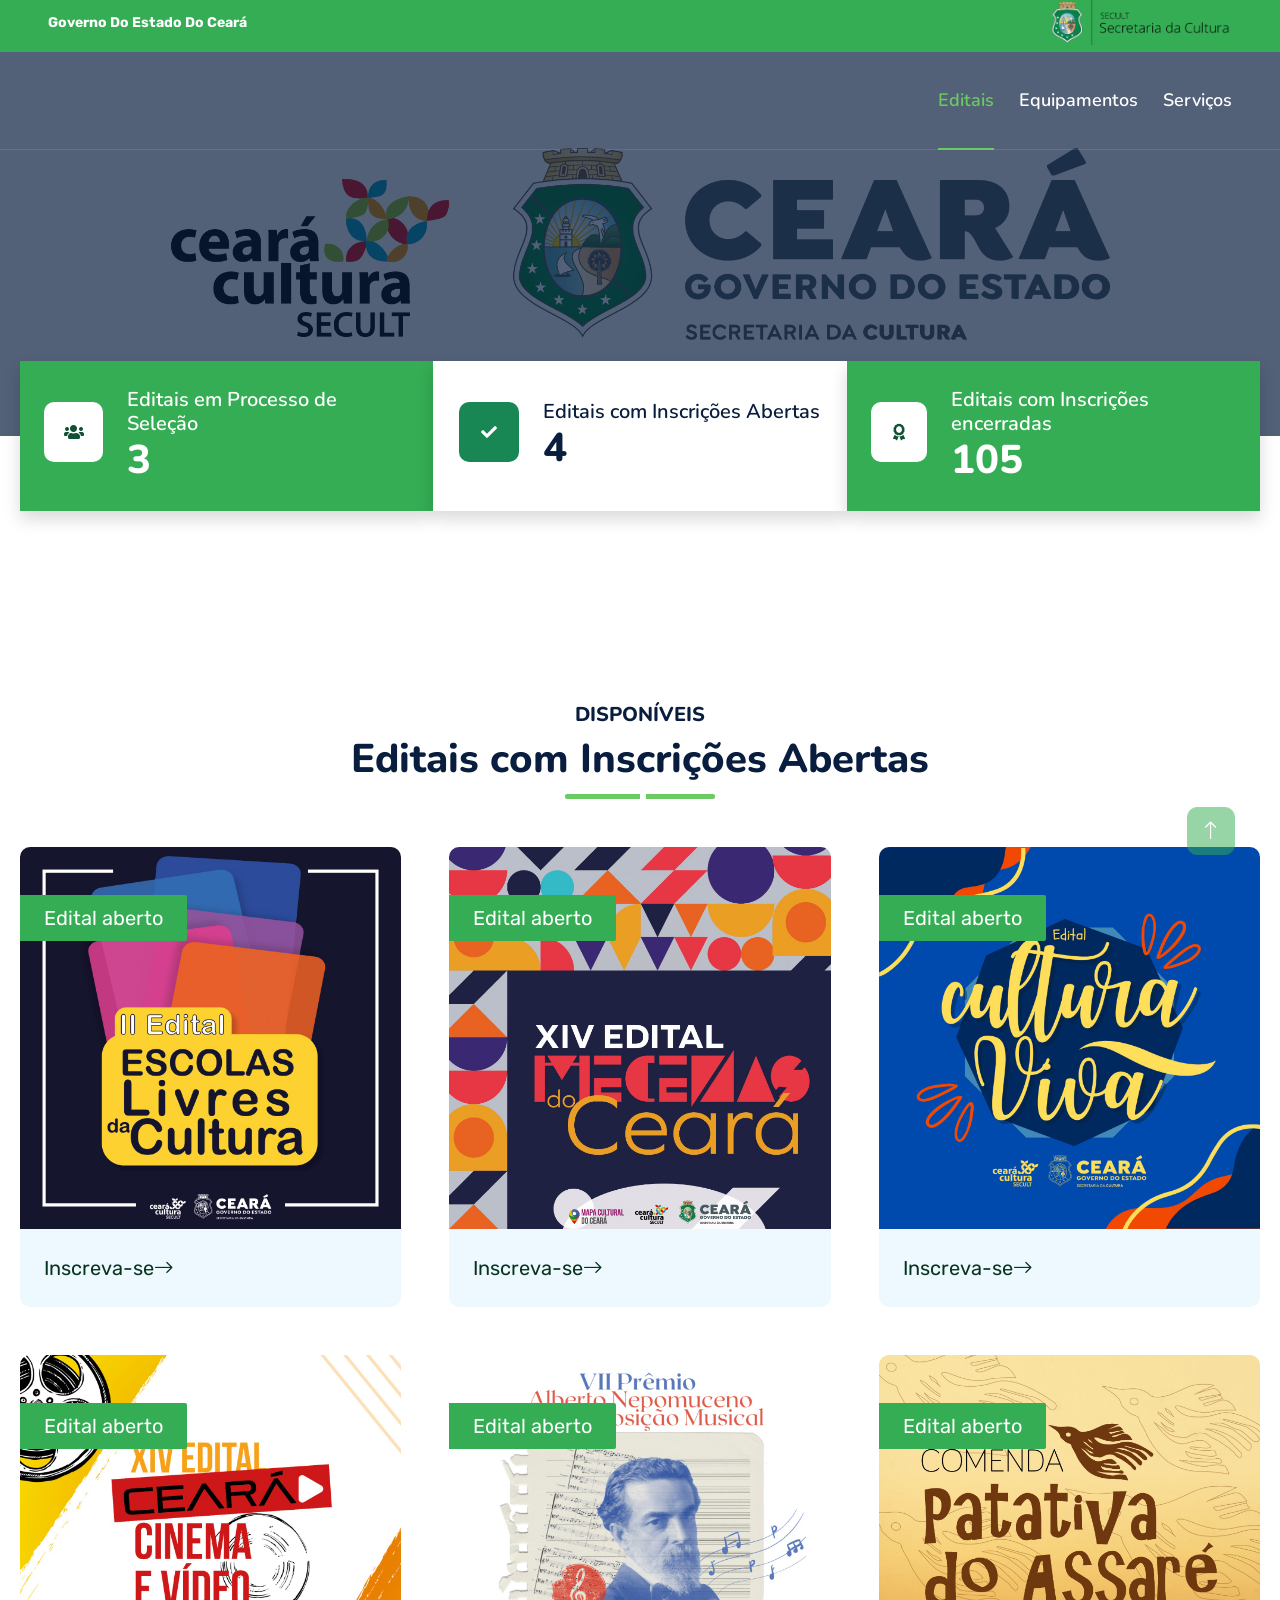
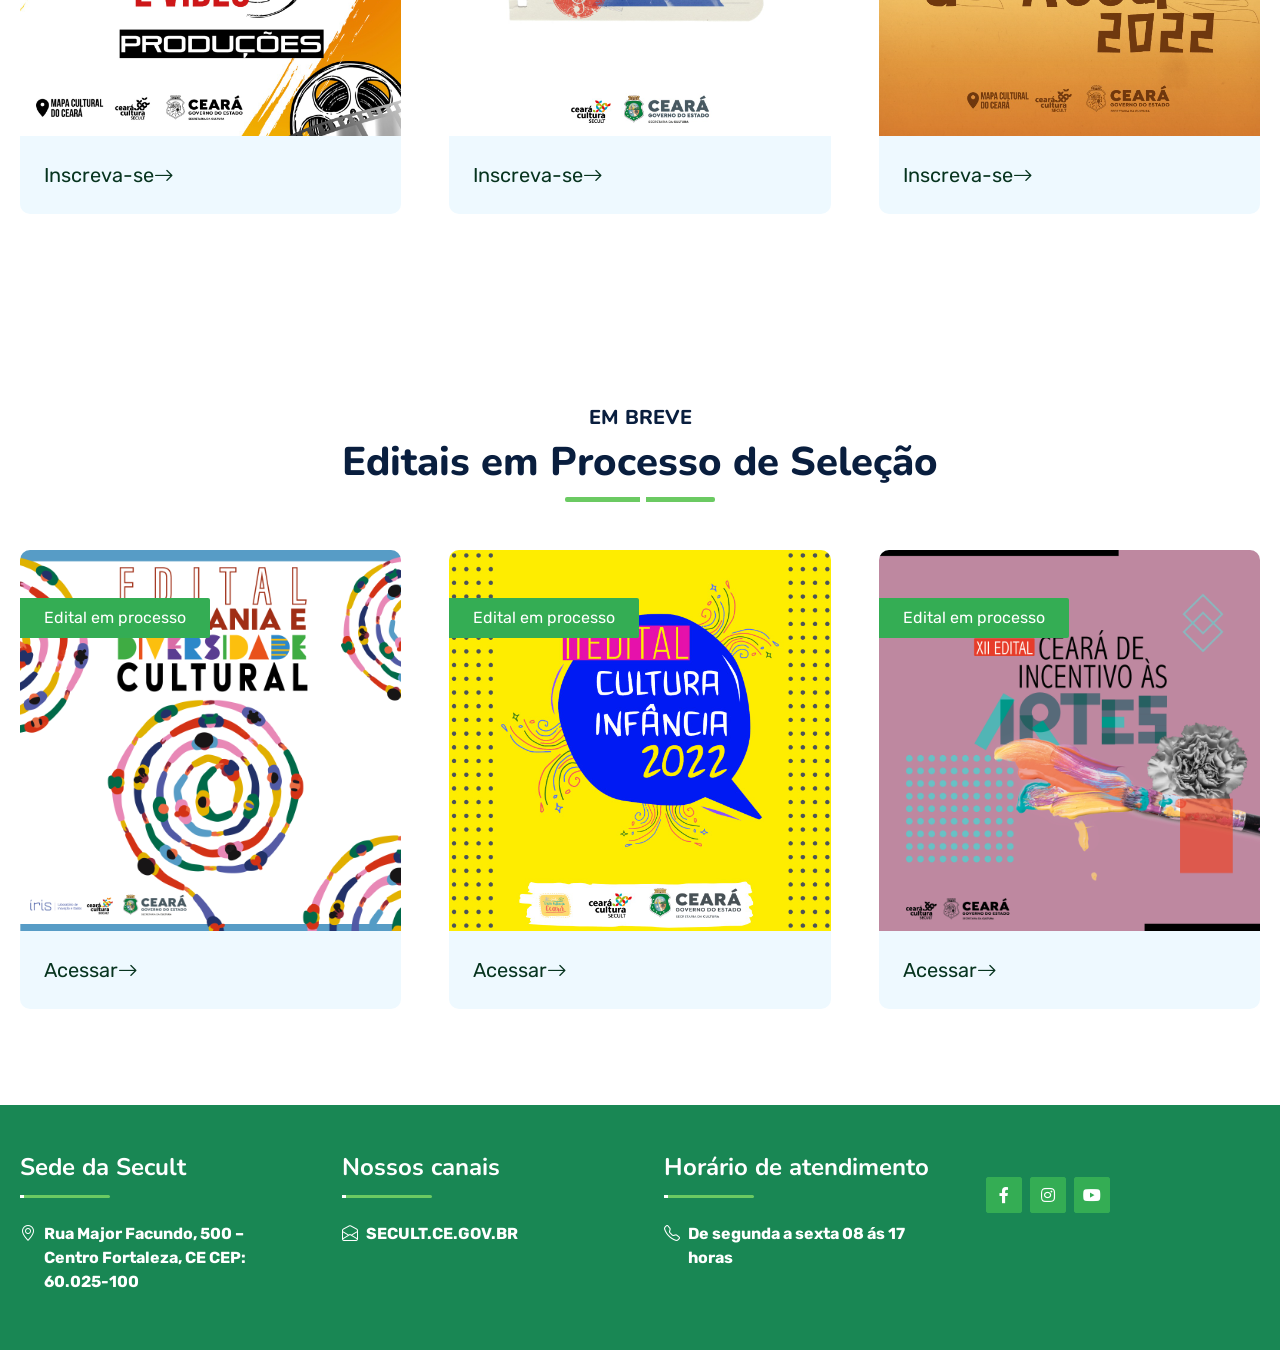
<file: index.html>
<!DOCTYPE html>
<html lang="pt-br">

<head>
    <meta charset="utf-8">
    <title>Editais culturais</title>
    <meta content="width=device-width, initial-scale=1.0" name="viewport">
    <meta content="Governo Do Estado Do Ceará" name="keywords">
    <meta content="Governo Do Estado Do Ceará" name="description">

    <!-- Favicon -->
    <link href="img/favicon.ico" rel="icon">

    <!-- Google Web Fonts -->
    <link rel="preconnect" href="https://fonts.googleapis.com">
    <link rel="preconnect" href="https://fonts.gstatic.com" crossorigin>
    <link href="https://fonts.googleapis.com/css2?family=Nunito:wght@400;600;700;800&family=Rubik:wght@400;500;600;700&display=swap" rel="stylesheet">

    <!-- Icon Font Stylesheet -->
    <link href="https://cdnjs.cloudflare.com/ajax/libs/font-awesome/5.10.0/css/all.min.css" rel="stylesheet">
    <link href="https://cdn.jsdelivr.net/npm/bootstrap-icons@1.4.1/font/bootstrap-icons.css" rel="stylesheet">

    <!-- Libraries Stylesheet -->
    <link href="lib/owlcarousel/assets/owl.carousel.min.css" rel="stylesheet">
    <link href="lib/animate/animate.min.css" rel="stylesheet">

    <!-- Customized Bootstrap Stylesheet -->
    <link href="css/bootstrap.min.css" rel="stylesheet">

    <!-- Template Stylesheet -->
    <link href="css/style.css" rel="stylesheet">

    <link rel="shortcut icon" type="imagex/png" href="img/logo/iconCe.ico">
</head>

<body>
    <!-- Spinner Start -->
    <div id="spinner" class="show bg-white position-fixed translate-middle w-100 vh-100 top-50 start-50 d-flex align-items-center justify-content-center">
        <div class="spinner"></div>
    </div>
    <!-- Spinner End -->


    <!-- Topbar Start -->
    <div class="container-fluid bg-secondary px-5 d-none d-lg-block">
        <div class="row gx-0">
            <div class="col-lg-8 text-center text-lg-start mb-2 mb-lg-0">
                <div class="d-inline-flex align-items-center" style="height: 45px;">
                    <small class="me-3 text-light"></i>Governo Do Estado Do Ceará</small>
                </div>
            </div>
            <div class="col-lg-4 text-center text-lg-end">
                <div class="d-inline-flex align-items-center" style="height: 45px;">

                    <img src="img/logo/secult-escura.png" width="180">
                </div>
            </div>
        </div>
    </div>
    <!-- Topbar End -->


    <!-- Navbar & Carousel Start -->
    <div class="container-fluid position-relative p-0">
        <nav class="navbar navbar-expand-lg navbar-dark px-5 py-3 py-lg-0">
            <button class="navbar-toggler" type="button" data-bs-toggle="collapse" data-bs-target="#navbarCollapse">
                <span class="fa fa-bars"></span>
            </button>
            <div class="collapse navbar-collapse" id="navbarCollapse">
                <div class="navbar-nav ms-auto py-0">
                    <a href="index.html" class="nav-item nav-link active">Editais</a>
                    <a href="equipamentos.html" class="nav-item nav-link">Equipamentos</a>
                    <a href="service.html" class="nav-item nav-link">Serviços</a>
                </div>
               
            </div>
        </nav>

        <div id="header-carousel" class="carousel slide carousel-fade" data-bs-ride="carousel">
            <div class="carousel-inner">
                <div class="carousel-item active">
                    <img class="w-100" src="img/logo/logoNova.png" alt="Image">
                    <div class="carousel-caption d-flex flex-column align-items-center justify-content-center">
                        <div class="p-3" style="max-width: 900px;">
                           <!-- <h5 class="text-white text-uppercase mb-3 animated slideInDown">Lançamentos</h5>
                            <h1 class="display-1 text-white mb-md-4 animated zoomIn">Editais culturais</h1>-->
                        </div>
                    </div>
                </div>
               
            </div>
           
        </div>
    </div>
    <!-- Navbar & Carousel End -->

    <!-- Facts Start -->
    <div class="container-fluid facts py-5 pt-lg-0">
        <div class="container py-5 pt-lg-0">
            <div class="row gx-0">
                <div class="col-lg-4 wow zoomIn" data-wow-delay="0.1s">
                    <div class="bg-secondary shadow d-flex align-items-center justify-content-center p-4" style="height: 150px;">
                        <div class="bg-white d-flex align-items-center justify-content-center rounded mb-2" style="width: 60px; height: 60px;">
                            <i class="fa fa-users text-primary"></i>
                        </div>
                        <div class="ps-4">
                            <h5 class="text-white mb-0">Editais em Processo de Seleção                            </h5>
                            <h1 class="text-white mb-0" data-toggle="counter-up">4</h1>
                        </div>
                    </div>
                </div>
                <div class="col-lg-4 wow zoomIn" data-wow-delay="0.3s">
                    <div class="bg-white shadow d-flex align-items-center justify-content-center p-4" style="height: 150px;">
                        <div class="bg-dark d-flex align-items-center justify-content-center rounded mb-2" style="width: 60px; height: 60px;">
                            <i class="fa fa-check text-white"></i>
                        </div>
                        <div class="ps-4">
                            <h5 class="text-black mb-0">Editais com Inscrições Abertas</h5>
                            <h1 class="text-black mb-0" data-toggle="counter-up">6</h1>
                        </div>
                    </div>
                </div>
                <div class="col-lg-4 wow zoomIn" data-wow-delay="0.6s">
                    <div class="bg-secondary shadow d-flex align-items-center justify-content-center p-4" style="height: 150px;">
                        <div class="bg-white d-flex align-items-center justify-content-center rounded mb-2" style="width: 60px; height: 60px;">
                            <i class="fa fa-award text-primary"></i>
                        </div>
                        <div class="ps-4">
                            <h5 class="text-white mb-0">Editais com Inscrições encerradas</h5>
                            <h1 class="text-white mb-0" data-toggle="counter-up">152</h1>
                        </div>
                    </div>
                </div>
            </div>
        </div>
    </div>
    <!-- Facts Start -->
    

        <!-- Service Start -->
        <div class="container-fluid py-5 wow fadeInUp" data-wow-delay="0.1s">
            <div class="container py-5">
                <div class="section-title text-center position-relative pb-3 mb-5 mx-auto" style="max-width: 600px;">
                    <h5 class="fw-bold text-dark text-uppercase">Disponíveis</h5>
                    <h1 class="mb-0">Editais com Inscrições Abertas</h1>
                </div>
                <div class="row g-5">
                    <div class="col-lg-4 wow slideInUp" data-wow-delay="0.3s">
                        <div class="blog-item bg-light rounded overflow-hidden">
                            <div class="blog-img position-relative overflow-hidden">
                                <img class="img-fluid" src="img/edital/edital-escolalivres.jpeg" alt="">
                                <a class="position-absolute top-0 start-0 bg-secondary text-white rounded-end mt-5 py-2 px-4" href="edital-escolas-livres-ce.html">Edital aberto</a>
                            </div>
                            <div class="p-4">
                                <a href="edital-escolas-livres-ce.html" class="text-width-g "> Inscreva-se<i class="bi bi-arrow-right"></i></a>
                            </div>
                        </div>
                    </div>
                    <div class="col-lg-4 wow slideInUp" data-wow-delay="0.6s">
                        <div class="blog-item bg-light rounded overflow-hidden">
                            <div class="blog-img position-relative overflow-hidden">
                                <img class="img-fluid" src="img/edital/edital-mecenas.png" alt="">
                                <a class="position-absolute top-0 start-0 bg-secondary text-white rounded-end mt-5 py-2 px-4" href="edital-mecenas-ce.html">Edital aberto</a>
                            </div>
                            <div class="p-4">
                                <a class="text-width-g " href="edital-mecenas-ce.html">Inscreva-se<i class="bi bi-arrow-right"></i></a>
                            </div>
                        </div>
                    </div>
                    <div class="col-lg-4 wow slideInUp" data-wow-delay="0.9s">
                        <div class="blog-item bg-light rounded overflow-hidden">
                            <div class="blog-img position-relative overflow-hidden">
                                <img class="img-fluid" src="img/edital/edital-cultura-viva.jpeg" alt="">
                                <a class="position-absolute top-0 start-0 bg-secondary text-white rounded-end mt-5 py-2 px-4" href="edital-cultura-viva-ce.html">Edital aberto</a>
                            </div>
                            <div class="p-4">
                                <a class="text-width-g " href="edital-cultura-viva-ce.html" >Inscreva-se<i class="bi bi-arrow-right"></i></a>
                            </div>
                        </div>
                    </div>
        
        
                    <div class="col-lg-4 wow slideInUp" data-wow-delay="0.9s">
                        <div class="blog-item bg-light rounded overflow-hidden">
                            <div class="blog-img position-relative overflow-hidden">
                                <img class="img-fluid" src="img/edital/edital-cinema-video.jpeg" alt="">
                                <a class="position-absolute top-0 start-0 bg-secondary text-white rounded-end mt-5 py-2 px-4" href="edital-cinema-e-video-ce.html">Edital aberto</a>
                            </div>
                            <div class="p-4">
                                <a class="text-width-g " href="edital-cinema-e-video-ce.html" >Inscreva-se<i class="bi bi-arrow-right"></i></a>
                            </div>
                        </div>
                    </div>
                    <div class="col-lg-4 wow slideInUp" data-wow-delay="0.9s">
                        <div class="blog-item bg-light rounded overflow-hidden">
                            <div class="blog-img position-relative overflow-hidden">
                                <img class="img-fluid" src="img/edital/edital-musical.jpeg" alt="">
                                <a class="position-absolute top-0 start-0 bg-secondary text-white rounded-end mt-5 py-2 px-4" href="edital-nepomuceno-ce.html">Edital aberto</a>
                            </div>
                            <div class="p-4">
                                <a class="text-width-g " href="edital-nepomuceno-ce.html" >Inscreva-se<i class="bi bi-arrow-right"></i></a>
                            </div>
                        </div>
                    </div>
                    <div class="col-lg-4 wow slideInUp" data-wow-delay="0.9s">
                        <div class="blog-item bg-light rounded overflow-hidden">
                            <div class="blog-img position-relative overflow-hidden">
                                <img class="img-fluid" src="img/edital/edital-patativa.png" alt="">
                                <a class="position-absolute top-0 start-0 bg-secondary text-white rounded-end mt-5 py-2 px-4" href="edital-patativa-ce.html">Edital aberto</a>
                            </div>
                            <div class="p-4">
                                <a class="text-width-g " href="edital-patativa-ce.html">Inscreva-se<i class="bi bi-arrow-right"></i></a>
                            </div>
                        </div>
                    </div>
                </div>
            </div>
        </div>
    </div>
      <!-- Service Start -->
      <div class="container-fluid py-5 wow fadeInUp" data-wow-delay="0.1s">
        <div class="container py-5">
            <div class="section-title text-center position-relative pb-3 mb-5 mx-auto" style="max-width: 600px;">
                <h5 class="fw-bold text-dark text-uppercase">Em breve</h5>
                <h1 class="mb-0">Editais em Processo de Seleção  </h1>
            </div>
            <div class="row g-5">
                <div class="col-lg-4 wow slideInUp" data-wow-delay="0.3s">
                    <div class="blog-item bg-light rounded overflow-hidden">
                        <div class="blog-img position-relative overflow-hidden">
                            <img class="img-fluid" src="img/edital-seleção/cidadania_ diversidade.jpg" alt="">
                            <div class="position-absolute top-0 start-0 bg-secondary text-white rounded-end mt-5 py-2 px-4">Edital em processo</div>
                        </div>
                        <div class="p-4">
                            <a href="edital-cidadania_ diversidade.html" class="text-width-g ">Acessar<i class="bi bi-arrow-right"></i></a>
                        </div>
                    </div>
                </div>
                <div class="col-lg-4 wow slideInUp" data-wow-delay="0.6s">
                    <div class="blog-item bg-light rounded overflow-hidden">
                        <div class="blog-img position-relative overflow-hidden">
                            <img class="img-fluid" src="img/edital-seleção/cultura_infância.jpeg" alt="">
                            <div class="position-absolute top-0 start-0 bg-secondary text-white rounded-end mt-5 py-2 px-4">Edital em processo</div>
                        </div>
                        <div class="p-4">
                            <a class="text-width-g " href="edital-mecenas-ce.html">Acessar<i class="bi bi-arrow-right"></i></a>
                        </div>
                    </div>
                </div>
                <div class="col-lg-4 wow slideInUp" data-wow-delay="0.9s">
                    <div class="blog-item bg-light rounded overflow-hidden">
                        <div class="blog-img position-relative overflow-hidden">
                            <img class="img-fluid" src="img/edital-seleção/incentivo as artes.jpg" alt="">
                            <div class="position-absolute top-0 start-0 bg-secondary text-white rounded-end mt-5 py-2 px-4">Edital em processo</div>
                        </div>
                        <div class="p-4">
                            <a class="text-width-g " href="edital-cultura-viva-ce.html" >Acessar<i class="bi bi-arrow-right"></i></a>
                        </div>
                    </div>
                </div>           
            </div>
        </div>
    </div>
</div>


    

    <!-- Footer Start -->
    <div class="container-fluid bg-dark text-light mt-0 wow fadeInUp" data-wow-delay="0.1s">
        <div class="container">
            <div class="row gx-10 ">
                <div class="col-lg-12 col-md-6">
                    <div class="row gx-5">
                        <div class="col-lg-3 col-md-12 pt-5 mb-5">
                            <div class="section-title section-title-sm position-relative pb-3 mb-4">
                                <h4 class="text-light mb-0">Sede da Secult</h4>
                            </div>
                            <div class="d-flex mb-2">
                                <i class="bi bi-geo-alt text-white  me-2"></i>
                                <p class="mb-0">
                                    Rua Major Facundo, 500 – Centro
                                    Fortaleza, CE
                                    CEP: 60.025-100</p>
                            </div>
                            
                        </div>
                        <div class="col-lg-3 col-md-12 pt-0 pt-lg-5 mb-5">
                            <div class="section-title section-title-sm position-relative pb-3 mb-4">
                                <h4 class="text-light mb-0">Nossos canais</h4>
                            </div>
                            <div class="link-animated d-flex flex-column justify-content-start">
                                <div class="d-flex mb-2">
                                    <i class="bi bi-envelope-open text-white me-2"></i>
                                    <p class="mb-0">SECULT.CE.GOV.BR</p>
                                </div>
                            </div>
                        </div>
                    
                        <div class="col-lg-3 col-md-12 pt-0 pt-lg-5 mb-5">
                            <div class="section-title section-title-sm position-relative pb-3 mb-4">
                                <h4 class="text-light mb-0">Horário de atendimento</h4>
                            </div>
                            <div class="link-animated d-flex flex-column justify-content-start">
                                <div class="d-flex mb-2">
                                    <i class="bi bi-telephone text-white  me-2"></i>
                                    <p class="mb-0">
                                        De segunda a sexta 08 ás 17 horas</p>
                                </div>
                            </div>
                        </div>
                           <div class="col-lg-3 col-md-12 pt-0 pt-lg-5 mb-5">
                            <div class="d-flex mt-4">
                                <a class="btn btn-secondary btn-square me-2" href="https://www.facebook.com/secultceara/"><i class="fab fa-facebook-f fw-normal"></i></a>
                                <a class="btn btn-secondary btn-square me-2" href="https://www.instagram.com/secultceara/" ><i class="fab fa-instagram fw-normal"></i></a>
                                <a class="btn btn-secondary btn-square" href="https://www.youtube.com/channel/UCVckZREupHqHkoS7MmxwH9w"><i class="fab fa-youtube fw-normal"></i></a>
                            </div>
                        </div>
                    </div>
                </div>
            </div>
        </div>
    </div>
    <!-- Footer End -->


    <!-- Back to Top -->
    <a href="#" class="btn btn-lg btn-secondary btn-lg-square rounded back-to-top"><i class="bi bi-arrow-up"></i></a>


    <!-- JavaScript Libraries -->
    <script src="https://code.jquery.com/jquery-3.4.1.min.js"></script>
    <script src="https://cdn.jsdelivr.net/npm/bootstrap@5.0.0/dist/js/bootstrap.bundle.min.js"></script>
    <script src="lib/wow/wow.min.js"></script>
    <script src="lib/easing/easing.min.js"></script>
    <script src="lib/waypoints/waypoints.min.js"></script>
    <script src="lib/counterup/counterup.min.js"></script>
    <script src="lib/owlcarousel/owl.carousel.min.js"></script>

    <!-- Template Javascript -->
    <script src="js/main.js"></script>
</body>

</html>
</file>
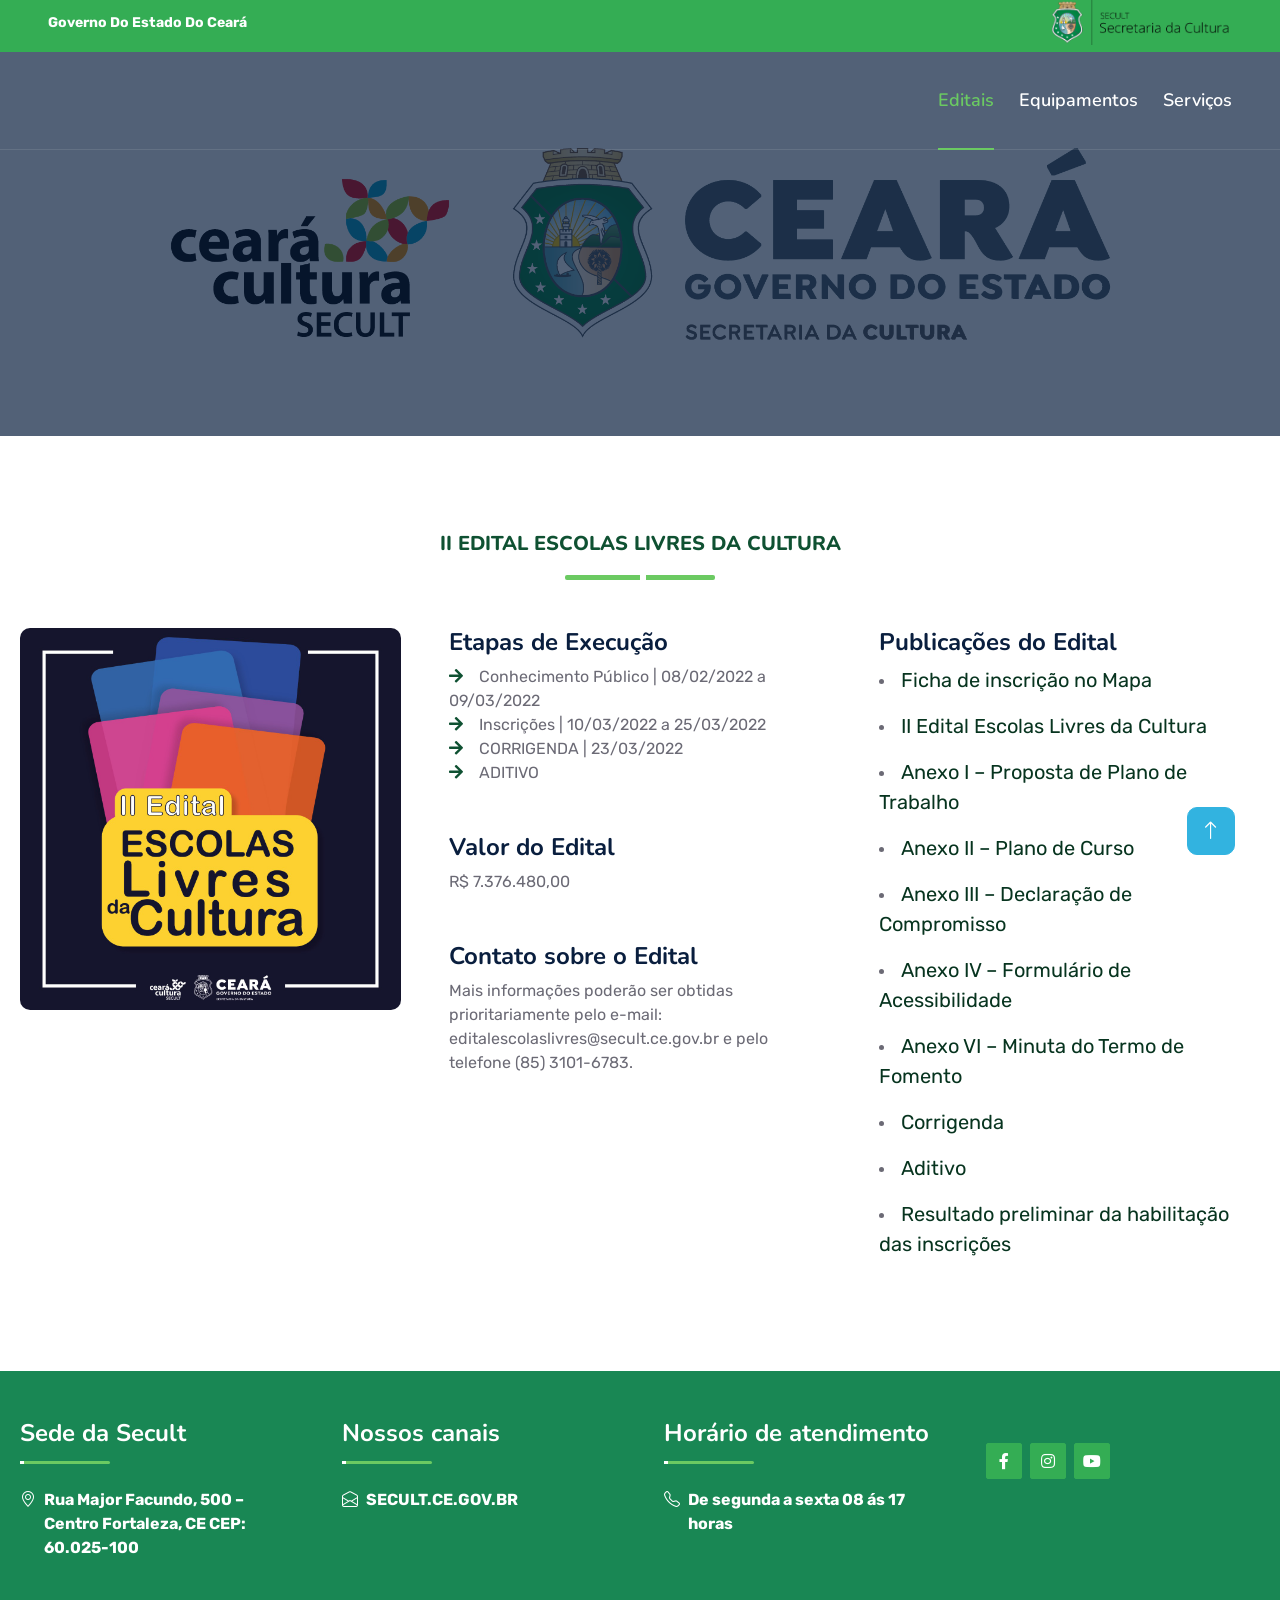
<file: edital-cidadania_ diversidade copy 2.html>
<!DOCTYPE html>
<html lang="en">

<head>
    <meta charset="utf-8">
    <title>Editais culturais</title>
    <meta content="width=device-width, initial-scale=1.0" name="viewport">
    <meta content="Governo Do Estado Do Ceará" name="keywords">
    <meta content="Governo Do Estado Do Ceará" name="description">

    <!-- Favicon -->
    <link href="img/favicon.ico" rel="icon">

    <!-- Google Web Fonts -->
    <link rel="preconnect" href="https://fonts.googleapis.com">
    <link rel="preconnect" href="https://fonts.gstatic.com" crossorigin>
    <link href="https://fonts.googleapis.com/css2?family=Nunito:wght@400;600;700;800&family=Rubik:wght@400;500;600;700&display=swap" rel="stylesheet">

    <!-- Icon Font Stylesheet -->
    <link href="https://cdnjs.cloudflare.com/ajax/libs/font-awesome/5.10.0/css/all.min.css" rel="stylesheet">
    <link href="https://cdn.jsdelivr.net/npm/bootstrap-icons@1.4.1/font/bootstrap-icons.css" rel="stylesheet">

    <!-- Libraries Stylesheet -->
    <link href="lib/owlcarousel/assets/owl.carousel.min.css" rel="stylesheet">
    <link href="lib/animate/animate.min.css" rel="stylesheet">

    <!-- Customized Bootstrap Stylesheet -->
    <link href="css/bootstrap.min.css" rel="stylesheet">

    <!-- Template Stylesheet -->
    <link href="css/style.css" rel="stylesheet">
</head>

<body>
     <!-- Spinner Start -->
     <div id="spinner" class="show bg-white position-fixed translate-middle w-100 vh-100 top-50 start-50 d-flex align-items-center justify-content-center">
        <div class="spinner"></div>
    </div>
    <!-- Spinner End -->


    <!-- Topbar Start -->
    <div class="container-fluid bg-secondary px-5 d-none d-lg-block">
        <div class="row gx-0">
            <div class="col-lg-8 text-center text-lg-start mb-2 mb-lg-0">
                <div class="d-inline-flex align-items-center" style="height: 45px;">
                    <small class="me-3 text-light"></i>Governo Do Estado Do Ceará</small>
                </div>
            </div>
            <div class="col-lg-4 text-center text-lg-end">
                <div class="d-inline-flex align-items-center" style="height: 45px;">

                    <img src="img/logo/secult-escura.png" width="180">
                </div>
            </div>
        </div>
    </div>
    <!-- Topbar End -->


    <!-- Navbar & Carousel Start -->
    <div class="container-fluid position-relative p-0">
        <nav class="navbar navbar-expand-lg navbar-dark px-5 py-3 py-lg-0">
            <button class="navbar-toggler" type="button" data-bs-toggle="collapse" data-bs-target="#navbarCollapse">
                <span class="fa fa-bars"></span>
            </button>
            <div class="collapse navbar-collapse" id="navbarCollapse">
                <div class="navbar-nav ms-auto py-0">
                    <a href="index.html" class="nav-item nav-link active">Editais</a>
                    <a href="equipamentos.html" class="nav-item nav-link">Equipamentos</a>
                    <a href="service.html" class="nav-item nav-link">Serviços</a>
                </div>
               
            </div>
        </nav>

        <div id="header-carousel" class="carousel slide carousel-fade" data-bs-ride="carousel">
            <div class="carousel-inner">
                <div class="carousel-item active">
                    <img class="w-100" src="img/logo/logoNova.png" alt="Image">
                    <div class="carousel-caption d-flex flex-column align-items-center justify-content-center">
                        <div class="p-3" style="max-width: 900px;">
                           <!-- <h5 class="text-white text-uppercase mb-3 animated slideInDown">Lançamentos</h5>
                            <h1 class="display-1 text-white mb-md-4 animated zoomIn">Editais culturais</h1>-->
                        </div>
                    </div>
                </div>
               
            </div>
           
        </div>
    </div>
    <!-- Topbar End -->



    <!-- Full Screen Search Start -->
    <div class="modal fade" id="searchModal" tabindex="-1">
        <div class="modal-dialog modal-fullscreen">
            <div class="modal-content" style="background: rgba(9, 30, 62, .7);">
                <div class="modal-header border-0">
                    <button type="button" class="btn bg-white btn-close" data-bs-dismiss="modal" aria-label="Close"></button>
                </div>
                <div class="modal-body d-flex align-items-center justify-content-center">
                    <div class="input-group" style="max-width: 600px;">
                        <input type="text" class="form-control bg-transparent border-primary p-3" placeholder="Type search keyword">
                        <button class="btn btn-primary px-4"><i class="bi bi-search"></i></button>
                    </div>
                </div>
            </div>
        </div>
    </div>
    <!-- Full Screen Search End -->


    <!-- Features Start -->
    <div class="container-fluid py-5 wow fadeInUp" data-wow-delay="0.1s">
        <div class="container py-5">
            <div class="section-title text-center position-relative pb-3 mb-5 mx-auto" style="max-width: 600px;">
                <h5 class="fw-bold text-primary text-uppercase">II Edital Escolas Livres da Cultura</h5>
            </div>
            <div class="row g-5">
                <div class="col-lg-4  wow zoomIn" data-wow-delay="0.9s" style="min-height: 350px;">
                    <div class="position-relative h-100">
                        <img class="position-absolute w-100 rounded wow zoomIn" data-wow-delay="0.1s" src="img/edital/edital-escolalivres.jpeg" style="object-fit: cover;">
                    </div>
                </div>
                <div class="col-lg-4">
                    <div class="row g-5">
                        <div class="col-12 wow zoomIn" data-wow-delay="0.2s">
                            <h4>Etapas de Execução</h4>
                            <p class="mb-0"><i class="fa fa-arrow-right text-primary me-3"></i>Conhecimento Público | 08/02/2022 a 09/03/2022</p>
                            <p class="mb-0"><i class="fa fa-arrow-right text-primary me-3"></i>Inscrições | 10/03/2022 a 25/03/2022                            </p>
                            <p class="mb-0"><i class="fa fa-arrow-right text-primary me-3"></i>CORRIGENDA | 23/03/2022                            </p>
                            <p class="mb-0"><i class="fa fa-arrow-right text-primary me-3"></i>ADITIVO </p>

                        </div>
                        <div class="col-12 wow zoomIn" data-wow-delay="0.6s">
                            <h4>Valor do Edital</h4>
                            <p class="mb-0">R$ 7.376.480,00</p>
                        </div>
                        <div class="col-lg-12 mb-20">
                            <h4>Contato sobre o Edital</h4>
                            <p class="mb-0">Mais informações poderão ser obtidas prioritariamente pelo e-mail:
                                editalescolaslivres@secult.ce.gov.br e pelo telefone (85) 3101-6783.</p>
                        </div>
                    </div>
                </div>
                
                <div class="col-lg-4">
                    <div class="row g-5">
                        <div class="col-12 wow zoomIn" data-wow-delay="0.4s">
                            <h4>Publicações do Edital</h4>
                            <p class="mb-0"><li id="file-3625034" class="widget-list-item"><a title="Cadastrado em 07/02/2022 ás 23:07:14" href="https://mapacultural.secult.ce.gov.br/oportunidade/3655/"><span>Ficha de inscrição no Mapa</span></a></li></p>
                            <p class="mb-0"><li id="file-3625041" class="widget-list-item"><a title="Cadastrado em 07/02/2022 ás 23:36:50" href="https://mapacultural.secult.ce.gov.br/files/opportunity/3655/ii_edital_escolas_livres_da_cultura.pdf"><span>II Edital Escolas Livres da Cultura</span></a></li></p>
                            <p class="mb-0"><li id="file-3625038" class="widget-list-item"><a title="Cadastrado em 07/02/2022 ás 23:10:12" href="https://mapacultural.secult.ce.gov.br/files/opportunity/3655/anexo_i_proposta_de_plano_de_trabalho.xlsx"><span>Anexo I – Proposta de Plano de Trabalho</span></a></li></p>
                            <p class="mb-0"><li id="file-3625036" class="widget-list-item"><a title="Cadastrado em 07/02/2022 ás 23:08:09" href="https://mapacultural.secult.ce.gov.br/files/opportunity/3655/anexo_ii_plano_de_curso.docx"><span>Anexo II – Plano de Curso</span></a></li></p>
                            <p class="mb-0"><li id="file-3625035" class="widget-list-item"><a title="Cadastrado em 07/02/2022 ás 23:07:43" href="https://mapacultural.secult.ce.gov.br/files/opportunity/3655/anexo_iii_declaracao_de_compromisso.docx"><span>Anexo III – Declaração de Compromisso</span></a></li></p>
                            <p class="mb-0"><li id="file-3625034" class="widget-list-item"><a title="Cadastrado em 07/02/2022 ás 23:07:14" href="https://mapacultural.secult.ce.gov.br/files/opportunity/3655/anexo_iv_formulario_de_acessibilidade.docx"><span>Anexo IV – Formulário de Acessibilidade</span></a></li></p>
                            <p class="mb-0"><li id="file-3625009" class="widget-list-item"><a title="Cadastrado em 07/02/2022 ás 22:43:46" href="https://mapacultural.secult.ce.gov.br/files/opportunity/3655/anexo_vi_minuta_do_termo_de_fomento.pdf"><span>Anexo VI – Minuta do Termo de Fomento</span></a></li></p>
                            <p class="mb-0"><li class="widget-list-item"><a href="https://mapacultural.secult.ce.gov.br/files/opportunity/3655/corrigenda_-_ii_edital_escolas_livres_da_cultura.pdf"><span>Corrigenda </span></a></li></p>
                            <p class="mb-0"><li class="widget-list-item"><a href="https://mapacultural.secult.ce.gov.br/files/opportunity/3655/1%C2%B0_aditivo_-_ii_edital_escolas_livres_da_cultura_-_prorroga_inscri%C3%87%C3%95es.pdf"><span>Aditivo</span></a></li></p>
                            <p class="mb-0"><li class="widget-list-item"><a href="https://mapacultural.secult.ce.gov.br/files/opportunity/3655/resultado_preliminar_habilita%C3%87%C3%83o_inscri%C3%87%C3%95es_escolas_livres_01042022.pdf"><span>Resultado preliminar da habilitação das inscrições</span></a></li></p>

                        </div>
                        
                    </div>
                </div>
               
            </div>
        </div>
    </div>

  

    <!-- Footer Start -->
    <div class="container-fluid bg-dark text-light mt-0 wow fadeInUp" data-wow-delay="0.1s">
        <div class="container">
            <div class="row gx-10 ">
                <div class="col-lg-12 col-md-6">
                    <div class="row gx-5">
                        <div class="col-lg-3 col-md-12 pt-5 mb-5">
                            <div class="section-title section-title-sm position-relative pb-3 mb-4">
                                <h4 class="text-light mb-0">Sede da Secult</h4>
                            </div>
                            <div class="d-flex mb-2">
                                <i class="bi bi-geo-alt text-white  me-2"></i>
                                <p class="mb-0">
                                    Rua Major Facundo, 500 – Centro
                                    Fortaleza, CE
                                    CEP: 60.025-100</p>
                            </div>
                            
                        </div>
                        <div class="col-lg-3 col-md-12 pt-0 pt-lg-5 mb-5">
                            <div class="section-title section-title-sm position-relative pb-3 mb-4">
                                <h4 class="text-light mb-0">Nossos canais</h4>
                            </div>
                            <div class="link-animated d-flex flex-column justify-content-start">
                                <div class="d-flex mb-2">
                                    <i class="bi bi-envelope-open text-white me-2"></i>
                                    <p class="mb-0">SECULT.CE.GOV.BR</p>
                                </div>
                            </div>
                        </div>
                    
                        <div class="col-lg-3 col-md-12 pt-0 pt-lg-5 mb-5">
                            <div class="section-title section-title-sm position-relative pb-3 mb-4">
                                <h4 class="text-light mb-0">Horário de atendimento</h4>
                            </div>
                            <div class="link-animated d-flex flex-column justify-content-start">
                                <div class="d-flex mb-2">
                                    <i class="bi bi-telephone text-white  me-2"></i>
                                    <p class="mb-0">
                                        De segunda a sexta 08 ás 17 horas</p>
                                </div>
                            </div>
                        </div>
                           <div class="col-lg-3 col-md-12 pt-0 pt-lg-5 mb-5">
                            <div class="d-flex mt-4">
                                <a class="btn btn-secondary btn-square me-2" href="https://www.facebook.com/secultceara/"><i class="fab fa-facebook-f fw-normal"></i></a>
                                <a class="btn btn-secondary btn-square me-2" href="https://www.instagram.com/secultceara/" ><i class="fab fa-instagram fw-normal"></i></a>
                                <a class="btn btn-secondary btn-square" href="https://www.youtube.com/channel/UCVckZREupHqHkoS7MmxwH9w"><i class="fab fa-youtube fw-normal"></i></a>
                            </div>
                        </div>
                    </div>
                </div>
            </div>
        </div>
    </div>


    <!-- Back to Top -->
    <a href="#" class="btn btn-lg btn-primary btn-lg-square rounded back-to-top"><i class="bi bi-arrow-up"></i></a>


    <!-- JavaScript Libraries -->
    <script src="https://code.jquery.com/jquery-3.4.1.min.js"></script>
    <script src="https://cdn.jsdelivr.net/npm/bootstrap@5.0.0/dist/js/bootstrap.bundle.min.js"></script>
    <script src="lib/wow/wow.min.js"></script>
    <script src="lib/easing/easing.min.js"></script>
    <script src="lib/waypoints/waypoints.min.js"></script>
    <script src="lib/counterup/counterup.min.js"></script>
    <script src="lib/owlcarousel/owl.carousel.min.js"></script>

    <!-- Template Javascript -->
    <script src="js/main.js"></script>
</body>

</html>
</file>
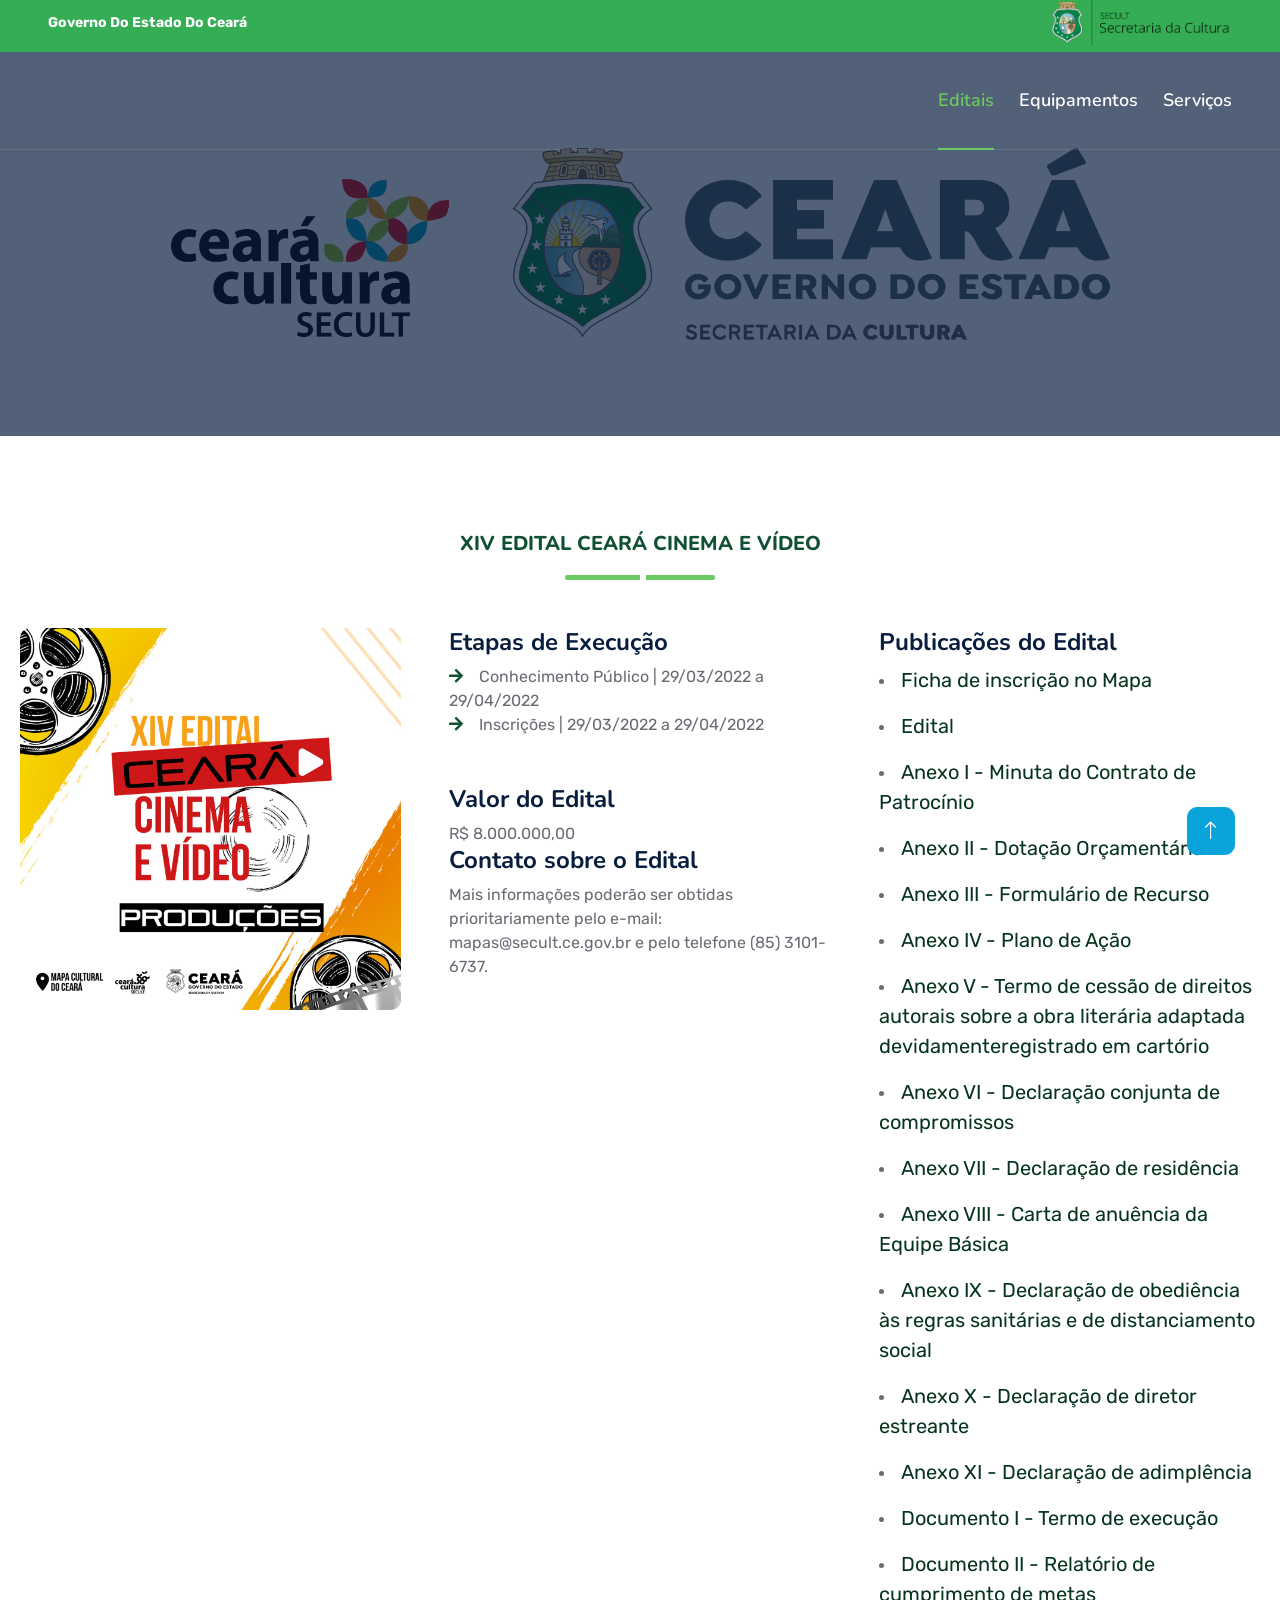
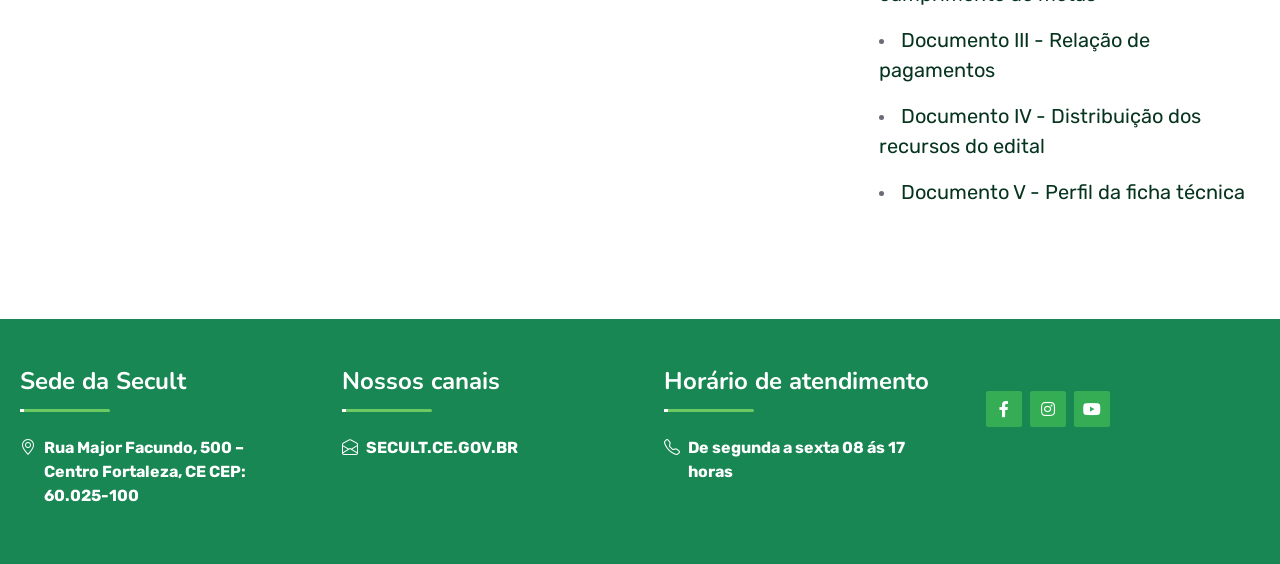
<file: edital-cinema-e-video-ce.html>
<!DOCTYPE html>
<html lang="en">

<head>
    <meta charset="utf-8">
    <title>Editais culturais</title>
    <meta content="width=device-width, initial-scale=1.0" name="viewport">
    <meta content="Governo Do Estado Do Ceará" name="keywords">
    <meta content="Governo Do Estado Do Ceará" name="description">

    <!-- Favicon -->
    <link href="img/favicon.ico" rel="icon">

    <!-- Google Web Fonts -->
    <link rel="preconnect" href="https://fonts.googleapis.com">
    <link rel="preconnect" href="https://fonts.gstatic.com" crossorigin>
    <link href="https://fonts.googleapis.com/css2?family=Nunito:wght@400;600;700;800&family=Rubik:wght@400;500;600;700&display=swap" rel="stylesheet">

    <!-- Icon Font Stylesheet -->
    <link href="https://cdnjs.cloudflare.com/ajax/libs/font-awesome/5.10.0/css/all.min.css" rel="stylesheet">
    <link href="https://cdn.jsdelivr.net/npm/bootstrap-icons@1.4.1/font/bootstrap-icons.css" rel="stylesheet">

    <!-- Libraries Stylesheet -->
    <link href="lib/owlcarousel/assets/owl.carousel.min.css" rel="stylesheet">
    <link href="lib/animate/animate.min.css" rel="stylesheet">

    <!-- Customized Bootstrap Stylesheet -->
    <link href="css/bootstrap.min.css" rel="stylesheet">

    <!-- Template Stylesheet -->
    <link href="css/style.css" rel="stylesheet">
</head>

<body>
     <!-- Spinner Start -->
     <div id="spinner" class="show bg-white position-fixed translate-middle w-100 vh-100 top-50 start-50 d-flex align-items-center justify-content-center">
        <div class="spinner"></div>
    </div>
    <!-- Spinner End -->


    <!-- Topbar Start -->
    <div class="container-fluid bg-secondary px-5 d-none d-lg-block">
        <div class="row gx-0">
            <div class="col-lg-8 text-center text-lg-start mb-2 mb-lg-0">
                <div class="d-inline-flex align-items-center" style="height: 45px;">
                    <small class="me-3 text-light"></i>Governo Do Estado Do Ceará</small>
                </div>
            </div>
            <div class="col-lg-4 text-center text-lg-end">
                <div class="d-inline-flex align-items-center" style="height: 45px;">

                    <img src="img/logo/secult-escura.png" width="180">
                </div>
            </div>
        </div>
    </div>
    <!-- Topbar End -->


    <!-- Navbar & Carousel Start -->
    <div class="container-fluid position-relative p-0">
        <nav class="navbar navbar-expand-lg navbar-dark px-5 py-3 py-lg-0">
            <button class="navbar-toggler" type="button" data-bs-toggle="collapse" data-bs-target="#navbarCollapse">
                <span class="fa fa-bars"></span>
            </button>
            <div class="collapse navbar-collapse" id="navbarCollapse">
                <div class="navbar-nav ms-auto py-0">
                    <a href="index.html" class="nav-item nav-link active">Editais</a>
                    <a href="equipamentos.html" class="nav-item nav-link">Equipamentos</a>
                    <a href="service.html" class="nav-item nav-link">Serviços</a>
                </div>
               
            </div>
        </nav>

        <div id="header-carousel" class="carousel slide carousel-fade" data-bs-ride="carousel">
            <div class="carousel-inner">
                <div class="carousel-item active">
                    <img class="w-100" src="img/logo/logoNova.png" alt="Image">
                    <div class="carousel-caption d-flex flex-column align-items-center justify-content-center">
                        <div class="p-3" style="max-width: 900px;">
                           <!-- <h5 class="text-white text-uppercase mb-3 animated slideInDown">Lançamentos</h5>
                            <h1 class="display-1 text-white mb-md-4 animated zoomIn">Editais culturais</h1>-->
                        </div>
                    </div>
                </div>
               
            </div>
           
        </div>
    </div>
    <!-- Topbar End -->



    <!-- Full Screen Search Start -->
    <div class="modal fade" id="searchModal" tabindex="-1">
        <div class="modal-dialog modal-fullscreen">
            <div class="modal-content" style="background: rgba(9, 30, 62, .7);">
                <div class="modal-header border-0">
                    <button type="button" class="btn bg-white btn-close" data-bs-dismiss="modal" aria-label="Close"></button>
                </div>
                <div class="modal-body d-flex align-items-center justify-content-center">
                    <div class="input-group" style="max-width: 600px;">
                        <input type="text" class="form-control bg-transparent border-primary p-3" placeholder="Type search keyword">
                        <button class="btn btn-primary px-4"><i class="bi bi-search"></i></button>
                    </div>
                </div>
            </div>
        </div>
    </div>
    <!-- Full Screen Search End -->


    <!-- Features Start -->
    <div class="container-fluid py-5 wow fadeInUp" data-wow-delay="0.1s">
        <div class="container py-5">
            <div class="section-title text-center position-relative pb-3 mb-5 mx-auto" style="max-width: 600px;">
                <h5 class="fw-bold text-primary text-uppercase">XIV EDITAL CEARÁ CINEMA E VÍDEO </h5>
            </div>
            <div class="row g-5">
                <div class="col-lg-4  wow zoomIn" data-wow-delay="0.9s" style="min-height: 350px;">
                    <div class="position-relative h-100">
                        <img class="position-absolute w-100 rounded wow zoomIn" data-wow-delay="0.1s" src="img/edital/edital-cinema-video.jpeg" style="object-fit: cover;">
                    </div>
                </div>
                <div class="col-lg-4">
                    <div class="row g-5">
                        <div class="col-12 wow zoomIn" data-wow-delay="0.2s">
                            <h4>Etapas de Execução</h4>
                            <p class="mb-0"><i class="fa fa-arrow-right text-primary me-3"></i>Conhecimento Público | 29/03/2022 a 29/04/2022</p>
                            <p class="mb-0"><i class="fa fa-arrow-right text-primary me-3"></i>Inscrições | 29/03/2022 a 29/04/2022                            </p>
                        </div>
                        <div class="col-12 wow zoomIn" data-wow-delay="0.6s">
                            <h4>Valor do Edital</h4>
                            <p class="mb-0">R$ 8.000.000,00 </p>
                        </div>
                    </div>
                    <div class="col-lg-12 mb-20">
                        <h4>Contato sobre o Edital</h4>
                        <p class="mb-0">Mais informações poderão ser obtidas prioritariamente pelo e-mail:
                            mapas@secult.ce.gov.br e pelo telefone (85) 3101-6737.</p>
                    </div>
                </div>
                
                <div class="col-lg-4">
                    <div class="row g-5">
                        <div class="col-12 wow zoomIn" data-wow-delay="0.4s">
                            <h4>Publicações do Edital</h4>
                            <p class="mb-0"><li id="file-3625034" class="widget-list-item"><a title="Cadastrado em 07/02/2022 ás 23:07:14" href="https://mapacultural.secult.ce.gov.br/oportunidade/3710/"><span>Ficha de inscrição no Mapa</span></a></li></p>
                            <p class="mb-0"><li id="file-3625041" class="widget-list-item"><a title="Cadastrado em 07/02/2022 ás 23:36:50" href="https://mapacultural.secult.ce.gov.br/files/opportunity/3710/xiveditalcear%C3%81decinemaev%C3%8Ddeo-compactado.pdf"><span>Edital</span></a></li></p>
                            <p class="mb-0"><li id="file-3625038" class="widget-list-item"><a title="Cadastrado em 07/02/2022 ás 23:10:12" href="https://mapacultural.secult.ce.gov.br/files/opportunity/3710/anexo_i_-_minuta_do_contrato_de_patroc%C3%8Dnio_-_xiv_edital_cear%C3%81_de_cinema_e_v%C3%8Ddeo_-_produ%C3%87%C3%95es.pdf"><span>Anexo I - Minuta do Contrato de Patrocínio</span></a></li></p>
                            <p class="mb-0"><li id="file-3625036" class="widget-list-item"><a title="Cadastrado em 07/02/2022 ás 23:08:09" href="https://mapacultural.secult.ce.gov.br/files/opportunity/3710/anexo_ii_-_dota%C3%87%C3%83o_or%C3%87ament%C3%81ria_-_xiv_edital_cear%C3%81_de_cinema_e_v%C3%8Ddeo_-_produ%C3%87%C3%95es.pdf"><span>Anexo II - Dotação Orçamentária</span></a></li></p>
                            <p class="mb-0"><li id="file-3625035" class="widget-list-item"><a title="Cadastrado em 07/02/2022 ás 23:07:43" href="https://mapacultural.secult.ce.gov.br/files/opportunity/3710/anexo_iii_-_formul%C3%81rio_de_recurso_-_xiv_edital_cear%C3%81_de_cinema_e_v%C3%8Ddeo_-_produ%C3%87%C3%95es.pdf"><span>Anexo III - Formulário de Recurso</span></a></li></p>
                            <p class="mb-0"><li id="file-3625009" class="widget-list-item"><a title="Cadastrado em 07/02/2022 ás 22:43:46" href="https://mapacultural.secult.ce.gov.br/files/opportunity/3655/anexo_vi_minuta_do_termo_de_fomento.pdf"><span>Anexo IV - Plano de Ação </span></a></li></p>
                            <p class="mb-0"><li class="widget-list-item"><a href="https://mapacultural.secult.ce.gov.br/files/opportunity/3710/anexo_v_-_termo_de_cess%C3%83o_de_direitos_autorais_sobre_obra_liter%C3%81ria_adaptada_devidamente_registrado_em_cart%C3%93rio_-_xiv_cinema_e_v%C3%ADdeo_-_produ%C3%A7%C3%B5es.odt"><span>Anexo V - Termo de cessão de direitos autorais sobre a obra literária adaptada devidamenteregistrado em cartório</span></a></li></p>
                            <p class="mb-0"><li class="widget-list-item"><a href="https://mapacultural.secult.ce.gov.br/files/opportunity/3710/anexo_vi_-_declara%C3%87%C3%83o_conjunta_de_compromissos_-_xiv_cinema_e_v%C3%ADdeo_-_produ%C3%A7%C3%B5es.odt"><span>Anexo VI - Declaração conjunta de compromissos</span></a></li></p>
                            <p class="mb-0"><li id="file-3625034" class="widget-list-item"><a title="Cadastrado em 07/02/2022 ás 23:07:14" href="https://mapacultural.secult.ce.gov.br/files/opportunity/3710/anexo_vii_-_declara%C3%87%C3%83o_de_resid%C3%8Ancia_-_xiv_cinema_e_v%C3%ADdeo_-_produ%C3%A7%C3%B5es.odt"><span>Anexo VII - Declaração de residência                            </span></a></li></p>
                            <p class="mb-0"><li id="file-3625009" class="widget-list-item"><a title="Cadastrado em 07/02/2022 ás 22:43:46" href="https://mapacultural.secult.ce.gov.br/files/opportunity/3710/anexo_viii_-_carta_de_anu%C3%8Ancia_da_equipe_b%C3%81sica_-_xiv_cinema_e_v%C3%ADdeo_-_produ%C3%A7%C3%B5es.odt"><span>Anexo VIII - Carta de anuência da Equipe Básica                            </span></a></li></p>
                            <p class="mb-0"><li class="widget-list-item"><a href="https://mapacultural.secult.ce.gov.br/files/opportunity/3710/anexo_ix_-_declara%C3%87%C3%83o_de_obedi%C3%8Ancia_%C3%80s_regras_sanit%C3%81rias_e_de_distanciamento_social_-_xiv_cinema_e_v%C3%ADdeo_-_produ%C3%A7%C3%B5es.odt"><span>Anexo IX - Declaração de obediência às regras sanitárias e de distanciamento social                             </span></a></li></p>
                            <p class="mb-0"><li class="widget-list-item"><a href="https://mapacultural.secult.ce.gov.br/files/opportunity/3710/anexo_x_-_declara%C3%87%C3%83o_de_diretor_estreante_-_xiv_cinema_e_v%C3%ADdeo_-_produ%C3%A7%C3%B5es.odt"><span>Anexo X - Declaração de diretor estreante</span></a></li></p>
                            <p class="mb-0"><li id="file-3625034" class="widget-list-item"><a title="Cadastrado em 07/02/2022 ás 23:07:14" href="https://mapacultural.secult.ce.gov.br/files/opportunity/3710/anexo_xi_-_declara%C3%87%C3%83o_de_adimpl%C3%8Ancia_-_xiv_cinema_e_v%C3%ADdeo_-_produ%C3%A7%C3%B5es.odt"><span>Anexo XI - Declaração de adimplência                            </span></a></li></p>
                            <p class="mb-0"><li id="file-3625009" class="widget-list-item"><a title="Cadastrado em 07/02/2022 ás 22:43:46" href="https://mapacultural.secult.ce.gov.br/files/opportunity/3710/documento_i_-_termo_de_execu%C3%87%C3%83o_-_xiv_cinema_e_v%C3%ADdeo_-_produ%C3%A7%C3%B5es.odt"><span>Documento I - Termo de execução                            </span></a></li></p>
                            <p class="mb-0"><li class="widget-list-item"><a href="https://mapacultural.secult.ce.gov.br/files/opportunity/3710/documento_ii_-_relat%C3%93rio_de_cumprimento_de_metas_-_xiv_cinema_e_v%C3%ADdeo_-_produ%C3%A7%C3%B5es.odt"><span>Documento II - Relatório de cumprimento de metas                            </span></a></li></p>
                            <p class="mb-0"><li class="widget-list-item"><a href="https://mapacultural.secult.ce.gov.br/files/opportunity/3710/documento_iii_-_rela%C3%87%C3%83o_de_pagamentos_-_xiv_cinema_e_v%C3%ADdeo_-_produ%C3%A7%C3%B5es.odt"><span>Documento III - Relação de pagamentos </span></a></li></p>
                            <p class="mb-0"><li class="widget-list-item"><a href="https://mapacultural.secult.ce.gov.br/files/opportunity/3710/documento_iv_-_distribui%C3%87%C3%83o_dos_recursos_do_edital_-_xiv_cinema_e_v%C3%ADdeo_-_produ%C3%A7%C3%B5es.odt"><span>Documento IV - Distribuição dos recursos do edital                             </span></a></li></p>
                            <p class="mb-0"><li class="widget-list-item"><a href="https://mapacultural.secult.ce.gov.br/files/opportunity/3710/documento_v_-_perfil_da_ficha_t%C3%89cnica_-_xiv_cinema_e_v%C3%ADdeo_-_produ%C3%A7%C3%B5es.odt"><span>Documento V - Perfil da ficha técnica                            </span></a></li></p>

                        </div>
                        
                    </div>
                </div>
               
            </div>
        </div>
    </div>



<!-- Footer Start -->
<div class="container-fluid bg-dark text-light mt-0 wow fadeInUp" data-wow-delay="0.1s">
    <div class="container">
        <div class="row gx-10 ">
            <div class="col-lg-12 col-md-6">
                <div class="row gx-5">
                    <div class="col-lg-3 col-md-12 pt-5 mb-5">
                        <div class="section-title section-title-sm position-relative pb-3 mb-4">
                            <h4 class="text-light mb-0">Sede da Secult</h4>
                        </div>
                        <div class="d-flex mb-2">
                            <i class="bi bi-geo-alt text-white  me-2"></i>
                            <p class="mb-0">
                                Rua Major Facundo, 500 – Centro
                                Fortaleza, CE
                                CEP: 60.025-100</p>
                        </div>
                        
                    </div>
                    <div class="col-lg-3 col-md-12 pt-0 pt-lg-5 mb-5">
                        <div class="section-title section-title-sm position-relative pb-3 mb-4">
                            <h4 class="text-light mb-0">Nossos canais</h4>
                        </div>
                        <div class="link-animated d-flex flex-column justify-content-start">
                            <div class="d-flex mb-2">
                                <i class="bi bi-envelope-open text-white me-2"></i>
                                <p class="mb-0">SECULT.CE.GOV.BR</p>
                            </div>
                        </div>
                    </div>
                
                    <div class="col-lg-3 col-md-12 pt-0 pt-lg-5 mb-5">
                        <div class="section-title section-title-sm position-relative pb-3 mb-4">
                            <h4 class="text-light mb-0">Horário de atendimento</h4>
                        </div>
                        <div class="link-animated d-flex flex-column justify-content-start">
                            <div class="d-flex mb-2">
                                <i class="bi bi-telephone text-white  me-2"></i>
                                <p class="mb-0">
                                    De segunda a sexta 08 ás 17 horas</p>
                            </div>
                        </div>
                    </div>
                       <div class="col-lg-3 col-md-12 pt-0 pt-lg-5 mb-5">
                        <div class="d-flex mt-4">
                            <a class="btn btn-secondary btn-square me-2" href="https://www.facebook.com/secultceara/"><i class="fab fa-facebook-f fw-normal"></i></a>
                            <a class="btn btn-secondary btn-square me-2" href="https://www.instagram.com/secultceara/" ><i class="fab fa-instagram fw-normal"></i></a>
                            <a class="btn btn-secondary btn-square" href="https://www.youtube.com/channel/UCVckZREupHqHkoS7MmxwH9w"><i class="fab fa-youtube fw-normal"></i></a>
                        </div>
                    </div>
                </div>
            </div>
        </div>
    </div>
</div>
    <!-- Footer End -->


    <!-- Back to Top -->
    <a href="#" class="btn btn-lg btn-primary btn-lg-square rounded back-to-top"><i class="bi bi-arrow-up"></i></a>


    <!-- JavaScript Libraries -->
    <script src="https://code.jquery.com/jquery-3.4.1.min.js"></script>
    <script src="https://cdn.jsdelivr.net/npm/bootstrap@5.0.0/dist/js/bootstrap.bundle.min.js"></script>
    <script src="lib/wow/wow.min.js"></script>
    <script src="lib/easing/easing.min.js"></script>
    <script src="lib/waypoints/waypoints.min.js"></script>
    <script src="lib/counterup/counterup.min.js"></script>
    <script src="lib/owlcarousel/owl.carousel.min.js"></script>

    <!-- Template Javascript -->
    <script src="js/main.js"></script>
</body>

</html>
</file>
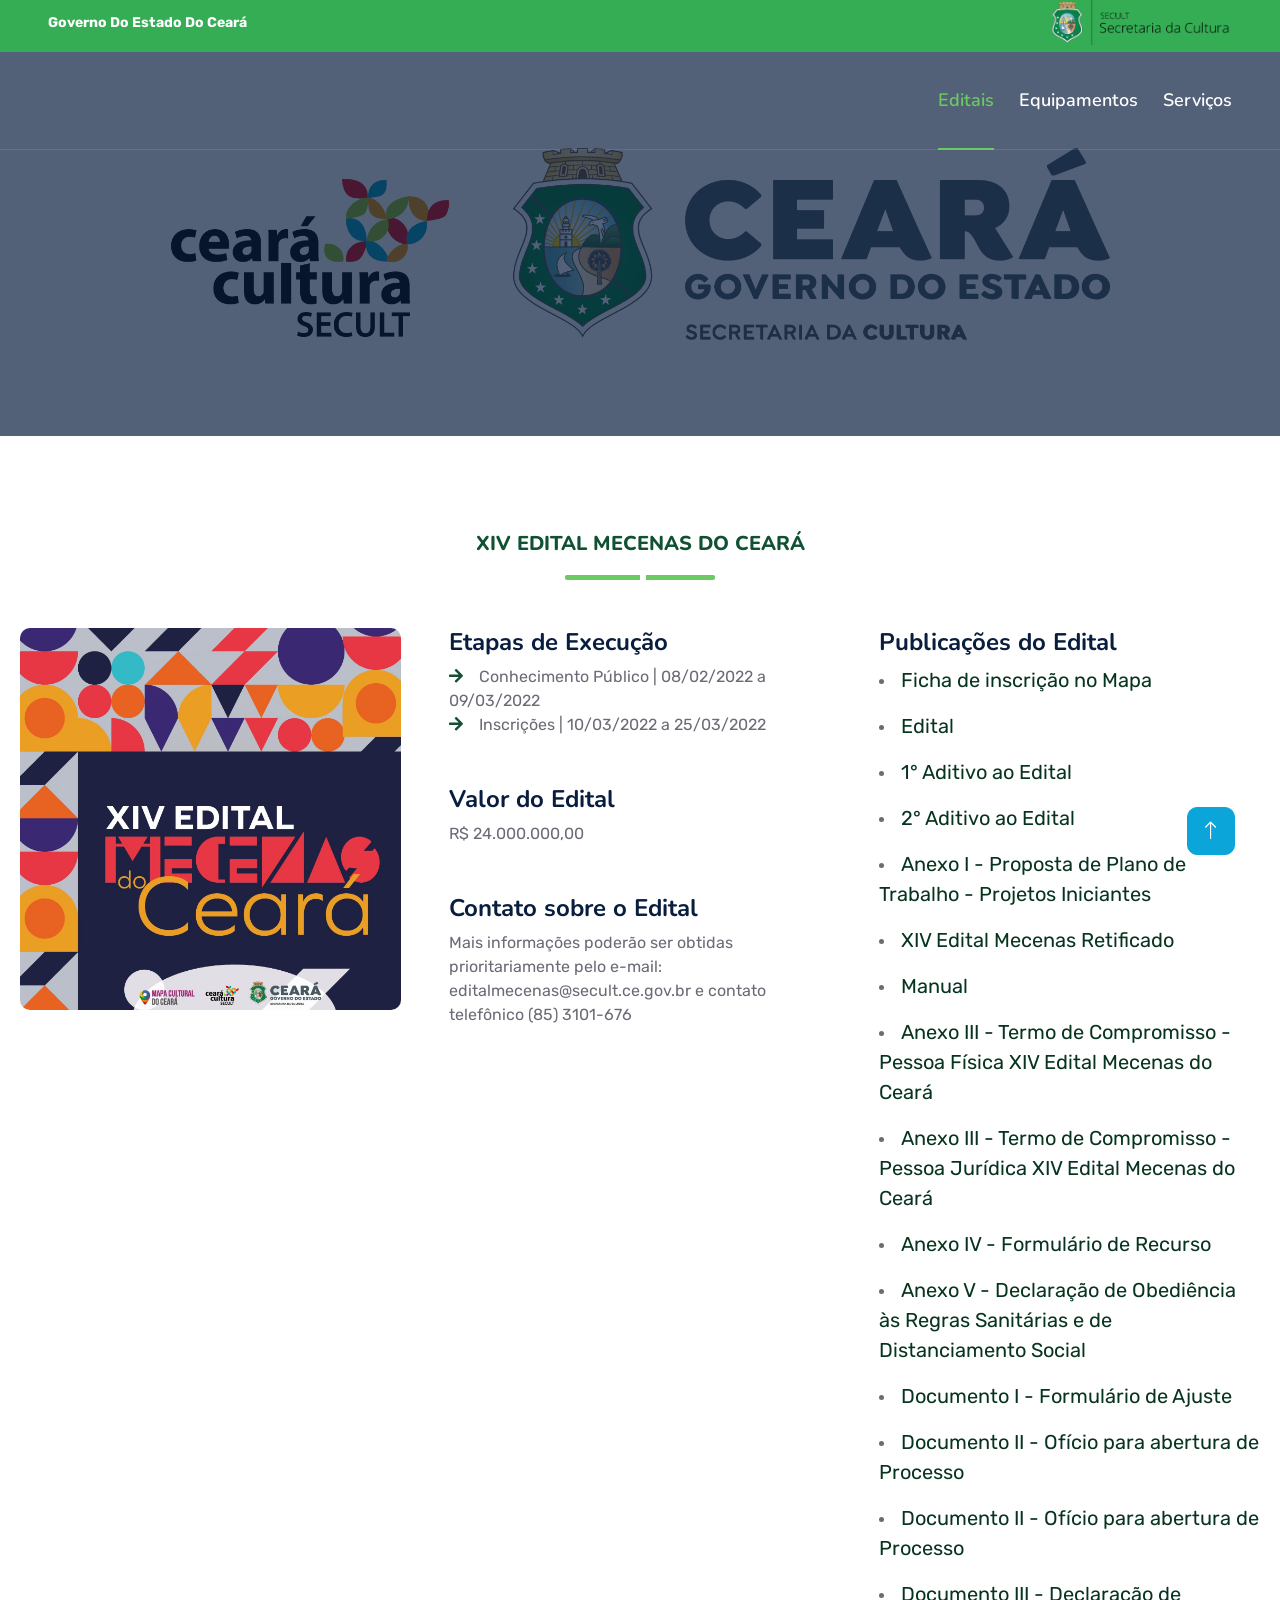
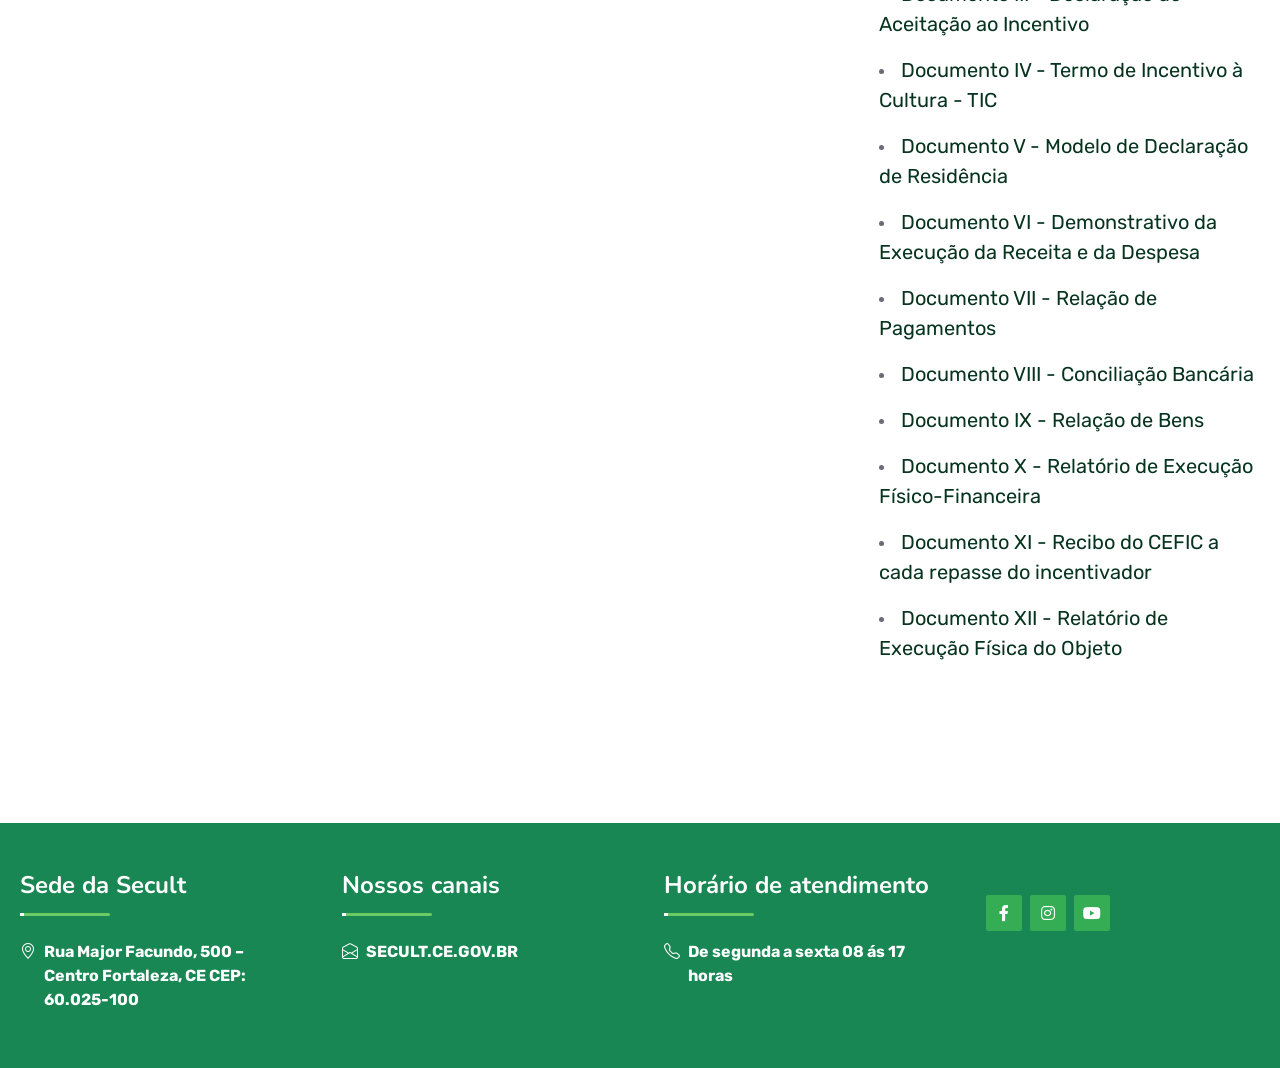
<file: edital-mecenas-ce.html>
<!DOCTYPE html>
<html lang="en">

<head>
    <meta charset="utf-8">
    <title>Editais culturais</title>
    <meta content="width=device-width, initial-scale=1.0" name="viewport">
    <meta content="Governo Do Estado Do Ceará" name="keywords">
    <meta content="Governo Do Estado Do Ceará" name="description">

    <!-- Favicon -->
    <link href="img/favicon.ico" rel="icon">

    <!-- Google Web Fonts -->
    <link rel="preconnect" href="https://fonts.googleapis.com">
    <link rel="preconnect" href="https://fonts.gstatic.com" crossorigin>
    <link href="https://fonts.googleapis.com/css2?family=Nunito:wght@400;600;700;800&family=Rubik:wght@400;500;600;700&display=swap" rel="stylesheet">

    <!-- Icon Font Stylesheet -->
    <link href="https://cdnjs.cloudflare.com/ajax/libs/font-awesome/5.10.0/css/all.min.css" rel="stylesheet">
    <link href="https://cdn.jsdelivr.net/npm/bootstrap-icons@1.4.1/font/bootstrap-icons.css" rel="stylesheet">

    <!-- Libraries Stylesheet -->
    <link href="lib/owlcarousel/assets/owl.carousel.min.css" rel="stylesheet">
    <link href="lib/animate/animate.min.css" rel="stylesheet">

    <!-- Customized Bootstrap Stylesheet -->
    <link href="css/bootstrap.min.css" rel="stylesheet">

    <!-- Template Stylesheet -->
    <link href="css/style.css" rel="stylesheet">
</head>

<body>
     <!-- Spinner Start -->
     <div id="spinner" class="show bg-white position-fixed translate-middle w-100 vh-100 top-50 start-50 d-flex align-items-center justify-content-center">
        <div class="spinner"></div>
    </div>
    <!-- Spinner End -->


    <!-- Topbar Start -->
    <div class="container-fluid bg-secondary px-5 d-none d-lg-block">
        <div class="row gx-0">
            <div class="col-lg-8 text-center text-lg-start mb-2 mb-lg-0">
                <div class="d-inline-flex align-items-center" style="height: 45px;">
                    <small class="me-3 text-light"></i>Governo Do Estado Do Ceará</small>
                </div>
            </div>
            <div class="col-lg-4 text-center text-lg-end">
                <div class="d-inline-flex align-items-center" style="height: 45px;">

                    <img src="img/logo/secult-escura.png" width="180">
                </div>
            </div>
        </div>
    </div>
    <!-- Topbar End -->


    <!-- Navbar & Carousel Start -->
    <div class="container-fluid position-relative p-0">
        <nav class="navbar navbar-expand-lg navbar-dark px-5 py-3 py-lg-0">
            <button class="navbar-toggler" type="button" data-bs-toggle="collapse" data-bs-target="#navbarCollapse">
                <span class="fa fa-bars"></span>
            </button>
            <div class="collapse navbar-collapse" id="navbarCollapse">
                <div class="navbar-nav ms-auto py-0">
                    <a href="index.html" class="nav-item nav-link active">Editais</a>
                    <a href="equipamentos.html" class="nav-item nav-link">Equipamentos</a>
                    <a href="service.html" class="nav-item nav-link">Serviços</a>
                </div>
               
            </div>
        </nav>

        <div id="header-carousel" class="carousel slide carousel-fade" data-bs-ride="carousel">
            <div class="carousel-inner">
                <div class="carousel-item active">
                    <img class="w-100" src="img/logo/logoNova.png" alt="Image">
                    <div class="carousel-caption d-flex flex-column align-items-center justify-content-center">
                        <div class="p-3" style="max-width: 900px;">
                           <!-- <h5 class="text-white text-uppercase mb-3 animated slideInDown">Lançamentos</h5>
                            <h1 class="display-1 text-white mb-md-4 animated zoomIn">Editais culturais</h1>-->
                        </div>
                    </div>
                </div>
               
            </div>
           
        </div>
    </div>
    <!-- Topbar End -->



    <!-- Full Screen Search Start -->
    <div class="modal fade" id="searchModal" tabindex="-1">
        <div class="modal-dialog modal-fullscreen">
            <div class="modal-content" style="background: rgba(9, 30, 62, .7);">
                <div class="modal-header border-0">
                    <button type="button" class="btn bg-white btn-close" data-bs-dismiss="modal" aria-label="Close"></button>
                </div>
                <div class="modal-body d-flex align-items-center justify-content-center">
                    <div class="input-group" style="max-width: 600px;">
                        <input type="text" class="form-control bg-transparent border-primary p-3" placeholder="Type search keyword">
                        <button class="btn btn-primary px-4"><i class="bi bi-search"></i></button>
                    </div>
                </div>
            </div>
        </div>
    </div>
    <!-- Full Screen Search End -->


    <!-- Features Start -->
    <div class="container-fluid py-5 wow fadeInUp" data-wow-delay="0.1s">
        <div class="container py-5">
            <div class="section-title text-center position-relative pb-3 mb-5 mx-auto" style="max-width: 600px;">
                <h5 class="fw-bold text-primary text-uppercase">XIV EDITAL MECENAS DO CEARÁ</h5>
            </div>
            <div class="row g-5">
                <div class="col-lg-4  wow zoomIn" data-wow-delay="0.9s" style="min-height: 350px;">
                    <div class="position-relative h-100">
                        <img class="position-absolute w-100 rounded wow zoomIn" data-wow-delay="0.1s" src="img/edital/edital-mecenas.png" style="object-fit: cover;">
                    </div>
                </div>
                <div class="col-lg-4">
                    <div class="row g-5">
                        <div class="col-12 wow zoomIn" data-wow-delay="0.2s">
                            <h4>Etapas de Execução</h4>
                            <p class="mb-0"><i class="fa fa-arrow-right text-primary me-3"></i>Conhecimento Público | 08/02/2022 a 09/03/2022</p>
                            <p class="mb-0"><i class="fa fa-arrow-right text-primary me-3"></i>Inscrições | 10/03/2022 a 25/03/2022                            </p>
                        </div>
                        <div class="col-12 wow zoomIn" data-wow-delay="0.6s">
                            <h4>Valor do Edital</h4>
                            <p class="mb-0">R$ 24.000.000,00</p>
                        </div>
                        <div class="col-lg-12 mb-20">
                            <h4>Contato sobre o Edital</h4>
                            <p class="mb-0">Mais informações poderão ser obtidas prioritariamente pelo e-mail:
                                editalmecenas@secult.ce.gov.br e 
                                contato telefônico (85) 3101-676</p>
                        </div>
                    </div>
                </div>
                
                <div class="col-lg-4">
                    <div class="row g-5">
                        <div class="col-12 wow zoomIn" data-wow-delay="0.4s">
                            <h4>Publicações do Edital</h4>
                            <p class="mb-0"><li id="file-3625034" class="widget-list-item"><a title="Cadastrado em 07/02/2022 ás 23:07:14" href="https://mapacultural.secult.ce.gov.br/oportunidade/3654/"><span>Ficha de inscrição no Mapa</span></a></li></p>
                            <p class="mb-0"><li id="file-3625041" class="widget-list-item"><a title="Cadastrado em 07/02/2022 ás 23:36:50" href="https://mapacultural.secult.ce.gov.br/files/opportunity/3654/xiv_edital_mecenas_do_cear%C3%81.pdf"><span>Edital </span></a></li></p>
                            <p class="mb-0"><li id="file-3625041" class="widget-list-item"><a title="" href="https://mapacultural.secult.ce.gov.br/files/opportunity/3654/1%C2%B0_aditivo_xiv_edital_mecenas_do_cear%C3%81.pdf"><span>1° Aditivo ao Edital</span></a></li></p>
                            <p class="mb-0"><li id="file-3625041" class="widget-list-item"><a title="" href="https://mapacultural.secult.ce.gov.br/files/opportunity/3654/1%C2%B0_aditivo_xiv_edital_mecenas_do_cear%C3%81.pdf"><span>2° Aditivo ao Edital</span></a></li></p>
                            <p class="mb-0"><li id="file-3625041" class="widget-list-item"><a title="Cadastrado em 07/02/2022 ás 23:36:50" href="https://mapacultural.secult.ce.gov.br/files/opportunity/3654/anexo_i_-_proposta_de_plano_de_trabalho_-_projetos_iniciantes.xlsx"><span>Anexo I - Proposta de Plano de Trabalho - Projetos Iniciantes </span></a></li></p>
                            <p class="mb-0"><li id="file-3625038" class="widget-list-item"><a title="Cadastrado em 07/02/2022 ás 23:10:12" href="https://mapacultural.secult.ce.gov.br/files/opportunity/3654/xiv_edital_mecenas_do_cear%C3%81_retificado_p%C3%B3s_aditivo.pdf"><span>XIV Edital Mecenas Retificado</span></a></li></p>
                            <p class="mb-0"><li id="file-3625036" class="widget-list-item"><a title="Cadastrado em 07/02/2022 ás 23:08:09" href="https://mapacultural.secult.ce.gov.br/files/opportunity/3654/manual_xiv_edital_mecenas_do_cear%C3%81.pdf"><span>Manual </span></a></li></p>
                            <p class="mb-0"><li id="file-3625035" class="widget-list-item"><a title="Cadastrado em 07/02/2022 ás 23:07:43" href="https://mapacultural.secult.ce.gov.br/files/opportunity/3654/anexo_iii_-_termo_de_compromisso_-_pessoa_f%C3%ADsica_xiv_edital_mecenas_do_cear%C3%81.odt"><span>Anexo III - Termo de Compromisso - Pessoa Física XIV Edital Mecenas do Ceará</span></a></li></p>
                            <p class="mb-0"><li id="file-3625034" class="widget-list-item"><a title="Cadastrado em 07/02/2022 ás 23:07:14" href="https://mapacultural.secult.ce.gov.br/files/opportunity/3654/anexo_iii_-_termo_de_compromisso_-_pessoa_jurídica_xiv_edital_mecenas_do_cearÁ_(1).odt"><span>Anexo III - Termo de Compromisso - Pessoa Jurídica XIV Edital Mecenas do Ceará</span></a></li></p>
                            <p class="mb-0"><li id="file-3625009" class="widget-list-item"><a title="Cadastrado em 07/02/2022 ás 22:43:46" href="https://mapacultural.secult.ce.gov.br/files/opportunity/3654/anexo_iv_-_formul%C3%81rio_de_recurso_-_xiv_edital_mecenas_do_cear%C3%81.odt"><span>Anexo IV - Formulário de Recurso</span></a></li></p>
                            <p class="mb-0"><li id="file-3625009" class="widget-list-item"><a title="Cadastrado em 07/02/2022 ás 22:43:46" href="https://mapacultural.secult.ce.gov.br/files/opportunity/3654/anexo_v_-_declara%C3%87%C3%83o_de_obedi%C3%8Ancia_%C3%80s_regras_sanit%C3%81rias_e_de_distanciamento_social_xiv_edital_mecenas_do_cear%C3%81.odt"><span>Anexo V - Declaração de Obediência às Regras Sanitárias e de Distanciamento Social</span></a></li></p>
                            <p class="mb-0"><li id="file-3625009" class="widget-list-item"><a title="Cadastrado em 07/02/2022 ás 22:43:46" href="https://mapacultural.secult.ce.gov.br/files/opportunity/3654/documento_i_-_formul%C3%81rio_de_ajuste_-_xiv_edital_mecenas_do_cear%C3%81.odt"><span>Documento I - Formulário de Ajuste</span></a></li></p>
                            <p class="mb-0"><li id="file-3625009" class="widget-list-item"><a title="Cadastrado em 07/02/2022 ás 22:43:46" href="https://mapacultural.secult.ce.gov.br/files/opportunity/3654/documento_ii_-_of%C3%8Dcio_para_abertura_de_processo_-_xiv_edital_mecenas_do_cear%C3%81.odt"><span>Documento II - Ofício para abertura de Processo</span></a></li></p>
                            <p class="mb-0"><li id="file-3625009" class="widget-list-item"><a title="Cadastrado em 07/02/2022 ás 22:43:46" href="https://mapacultural.secult.ce.gov.br/files/opportunity/3654/documento_iv_-_termo_de_incentivo_%C3%80_cultura_%E2%80%93_tic_-_xiv_edital_mecenas_do_cear%C3%81.odt"><span>Documento II - Ofício para abertura de Processo</span></a></li></p>
                            <p class="mb-0"><li id="file-3625009" class="widget-list-item"><a title="Cadastrado em 07/02/2022 ás 22:43:46" href="https://mapacultural.secult.ce.gov.br/files/opportunity/3654/documento_iii_-_declara%C3%87%C3%83o_de_aceita%C3%87%C3%83o_ao_incentivo_-_xiv_edital_mecenas_do_cear%C3%81.odt"><span>Documento III - Declaração de Aceitação ao Incentivo</span></a></li></p>
                            <p class="mb-0"><li id="file-3625009" class="widget-list-item"><a title="Cadastrado em 07/02/2022 ás 22:43:46" href="https://mapacultural.secult.ce.gov.br/files/opportunity/3654/documento_iv_-_termo_de_incentivo_%C3%80_cultura_%E2%80%93_tic_-_xiv_edital_mecenas_do_cear%C3%81.odt"><span>Documento IV - Termo de Incentivo à Cultura - TIC</span></a></li></p>
                            <p class="mb-0"><li id="file-3625009" class="widget-list-item"><a title="Cadastrado em 07/02/2022 ás 22:43:46" href="https://mapacultural.secult.ce.gov.br/files/opportunity/3654/documento_v_-_modelo_de_declara%C3%87%C3%83o_de_resid%C3%8Ancia_-_xiv_edital_mecenas_do_cear%C3%81.odt"><span>Documento V - Modelo de Declaração de Residência</span></a></li></p>
                            <p class="mb-0"><li id="file-3625009" class="widget-list-item"><a title="Cadastrado em 07/02/2022 ás 22:43:46" href="https://mapacultural.secult.ce.gov.br/files/opportunity/3654/documento_vi_-_demonstrativo_da_execu%C3%87%C3%83o_da_receita_e_despesa_-_xiv_edital_mecenas_do_cear%C3%81.odt"><span>Documento VI - Demonstrativo da Execução da Receita e da Despesa</span></a></li></p>
                            <p class="mb-0"><li id="file-3625009" class="widget-list-item"><a title="Cadastrado em 07/02/2022 ás 22:43:46" href="https://mapacultural.secult.ce.gov.br/files/opportunity/3654/documento_vii_-_rela%C3%87%C3%83o_de_pagamentos_-_xiv_edital_mecenas_do_cear%C3%81.odt"><span>Documento VII - Relação de Pagamentos</span></a></li></p>
                            <p class="mb-0"><li id="file-3625009" class="widget-list-item"><a title="Cadastrado em 07/02/2022 ás 22:43:46" href="https://mapacultural.secult.ce.gov.br/files/opportunity/3654/documento_viii_-_concilia%C3%87%C3%83o_banc%C3%81ria_-_xiv_edital_mecenas_do_cear%C3%81.odt"><span>Documento VIII - Conciliação Bancária</span></a></li></p>
                            <p class="mb-0"><li id="file-3625009" class="widget-list-item"><a title="Cadastrado em 07/02/2022 ás 22:43:46" href="https://mapacultural.secult.ce.gov.br/files/opportunity/3654/documento_ix_-_rela%C3%87%C3%83o_de_bens_-_xiv_edital_mecenas_do_cear%C3%81.odt"><span>Documento IX - Relação de Bens</span></a></li></p>
                            <p class="mb-0"><li id="file-3625009" class="widget-list-item"><a title="Cadastrado em 07/02/2022 ás 22:43:46" href="https://mapacultural.secult.ce.gov.br/files/opportunity/3654/documento_x_-_relat%C3%93rio_de_execu%C3%87%C3%83o_f%C3%8Dsico-financeira_-_xiv_edital_mecenas_do_cear%C3%81.odt"><span>Documento X - Relatório de Execução Físico-Financeira</span></a></li></p>
                            <p class="mb-0"><li id="file-3625009" class="widget-list-item"><a title="Cadastrado em 07/02/2022 ás 22:43:46" href="https://mapacultural.secult.ce.gov.br/files/opportunity/3654/documento_xi_-_recibo_do_cefic_-_xiv_edital_mecenas_do_cear%C3%81.odt"><span>Documento XI - Recibo do CEFIC a cada repasse do incentivador</span></a></li></p>
                            <p class="mb-0"><li id="file-3625009" class="widget-list-item"><a title="Cadastrado em 07/02/2022 ás 22:43:46" href="https://mapacultural.secult.ce.gov.br/files/opportunity/3654/documento_xii_-_relat%C3%93rio_de_execu%C3%87%C3%83o_f%C3%8Dsica_do_objeto_-_xiv_edital_mecenas_do_cear%C3%81.odt"><span>Documento XII - Relatório de Execução Física do Objeto</span></a></li></p>





                        </div>
                        
                    </div>
                </div>
               
            </div>
        </div>
    </div>
    <!-- Features Start -->
    

    <div class="container-fluid bg-dark text-light mt-5 wow fadeInUp" data-wow-delay="0.1s">
        <div class="container">
            <div class="row gx-10 ">
                <div class="col-lg-12 col-md-6">
                    <div class="row gx-5">
                        <div class="col-lg-3 col-md-12 pt-5 mb-5">
                            <div class="section-title section-title-sm position-relative pb-3 mb-4">
                                <h4 class="text-light mb-0">Sede da Secult</h4>
                            </div>
                            <div class="d-flex mb-2">
                                <i class="bi bi-geo-alt text-white  me-2"></i>
                                <p class="mb-0">
                                    Rua Major Facundo, 500 – Centro
                                    Fortaleza, CE
                                    CEP: 60.025-100</p>
                            </div>
                            
                        </div>
                        <div class="col-lg-3 col-md-12 pt-0 pt-lg-5 mb-5">
                            <div class="section-title section-title-sm position-relative pb-3 mb-4">
                                <h4 class="text-light mb-0">Nossos canais</h4>
                            </div>
                            <div class="link-animated d-flex flex-column justify-content-start">
                                <div class="d-flex mb-2">
                                    <i class="bi bi-envelope-open text-white me-2"></i>
                                    <p class="mb-0">SECULT.CE.GOV.BR</p>
                                </div>
                            </div>
                        </div>
                    
                        <div class="col-lg-3 col-md-12 pt-0 pt-lg-5 mb-5">
                            <div class="section-title section-title-sm position-relative pb-3 mb-4">
                                <h4 class="text-light mb-0">Horário de atendimento</h4>
                            </div>
                            <div class="link-animated d-flex flex-column justify-content-start">
                                <div class="d-flex mb-2">
                                    <i class="bi bi-telephone text-white  me-2"></i>
                                    <p class="mb-0">
                                        De segunda a sexta 08 ás 17 horas</p>
                                </div>
                            </div>
                        </div>
                           <div class="col-lg-3 col-md-12 pt-0 pt-lg-5 mb-5">
                            <div class="d-flex mt-4">
                                <a class="btn btn-secondary btn-square me-2" href="https://www.facebook.com/secultceara/"><i class="fab fa-facebook-f fw-normal"></i></a>
                                <a class="btn btn-secondary btn-square me-2" href="https://www.instagram.com/secultceara/" ><i class="fab fa-instagram fw-normal"></i></a>
                                <a class="btn btn-secondary btn-square" href="https://www.youtube.com/channel/UCVckZREupHqHkoS7MmxwH9w"><i class="fab fa-youtube fw-normal"></i></a>
                            </div>
                        </div>
                    </div>
                </div>
            </div>
        </div>
    </div>
    <!-- Footer End -->


    <!-- Back to Top -->
    <a href="#" class="btn btn-lg btn-primary btn-lg-square rounded back-to-top"><i class="bi bi-arrow-up"></i></a>


    <!-- JavaScript Libraries -->
    <script src="https://code.jquery.com/jquery-3.4.1.min.js"></script>
    <script src="https://cdn.jsdelivr.net/npm/bootstrap@5.0.0/dist/js/bootstrap.bundle.min.js"></script>
    <script src="lib/wow/wow.min.js"></script>
    <script src="lib/easing/easing.min.js"></script>
    <script src="lib/waypoints/waypoints.min.js"></script>
    <script src="lib/counterup/counterup.min.js"></script>
    <script src="lib/owlcarousel/owl.carousel.min.js"></script>

    <!-- Template Javascript -->
    <script src="js/main.js"></script>
</body>

</html>
</file>
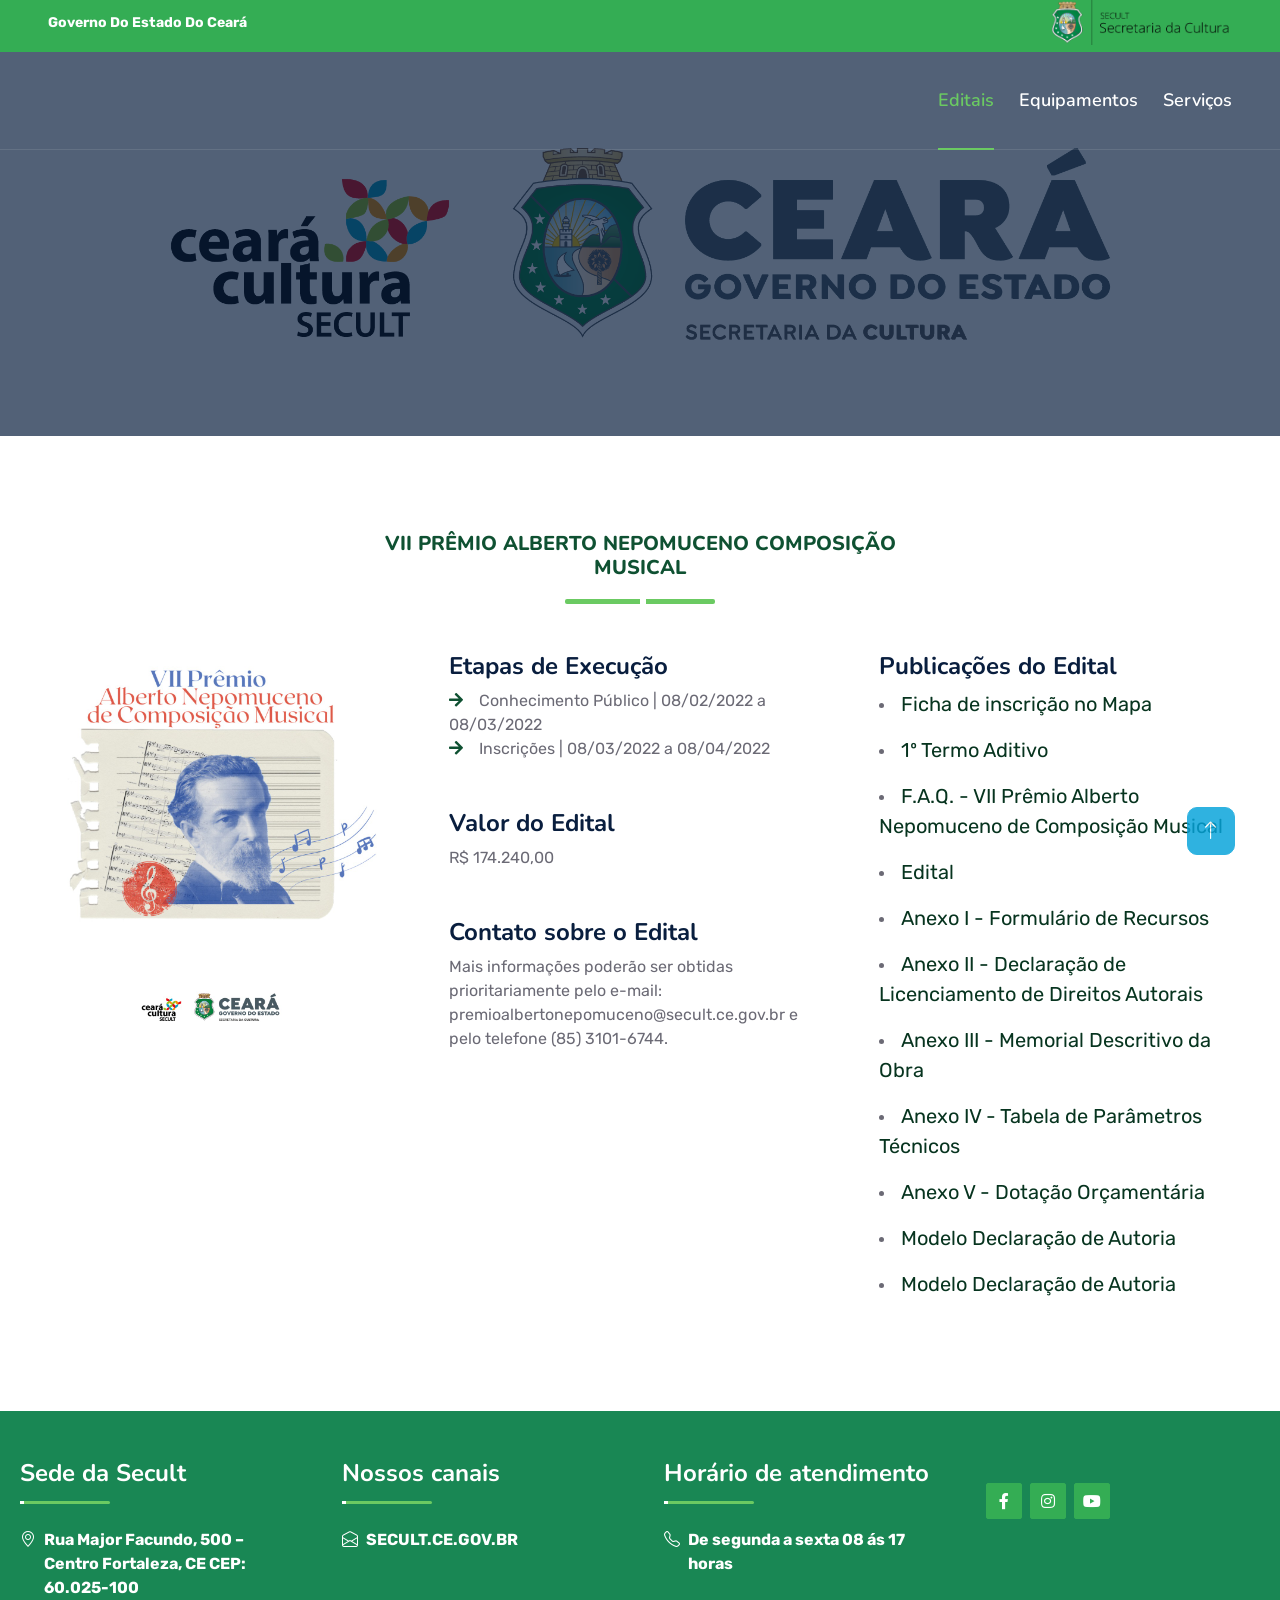
<file: edital-nepomuceno-ce.html>
<!DOCTYPE html>
<html lang="en">

<head>
    <meta charset="utf-8">
    <title>Editais culturais</title>
    <meta content="width=device-width, initial-scale=1.0" name="viewport">
    <meta content="Governo Do Estado Do Ceará" name="keywords">
    <meta content="Governo Do Estado Do Ceará" name="description">

    <!-- Favicon -->
    <link href="img/favicon.ico" rel="icon">

    <!-- Google Web Fonts -->
    <link rel="preconnect" href="https://fonts.googleapis.com">
    <link rel="preconnect" href="https://fonts.gstatic.com" crossorigin>
    <link href="https://fonts.googleapis.com/css2?family=Nunito:wght@400;600;700;800&family=Rubik:wght@400;500;600;700&display=swap" rel="stylesheet">

    <!-- Icon Font Stylesheet -->
    <link href="https://cdnjs.cloudflare.com/ajax/libs/font-awesome/5.10.0/css/all.min.css" rel="stylesheet">
    <link href="https://cdn.jsdelivr.net/npm/bootstrap-icons@1.4.1/font/bootstrap-icons.css" rel="stylesheet">

    <!-- Libraries Stylesheet -->
    <link href="lib/owlcarousel/assets/owl.carousel.min.css" rel="stylesheet">
    <link href="lib/animate/animate.min.css" rel="stylesheet">

    <!-- Customized Bootstrap Stylesheet -->
    <link href="css/bootstrap.min.css" rel="stylesheet">

    <!-- Template Stylesheet -->
    <link href="css/style.css" rel="stylesheet">
</head>

<body>
     <!-- Spinner Start -->
     <div id="spinner" class="show bg-white position-fixed translate-middle w-100 vh-100 top-50 start-50 d-flex align-items-center justify-content-center">
        <div class="spinner"></div>
    </div>
    <!-- Spinner End -->


    <!-- Topbar Start -->
    <div class="container-fluid bg-secondary px-5 d-none d-lg-block">
        <div class="row gx-0">
            <div class="col-lg-8 text-center text-lg-start mb-2 mb-lg-0">
                <div class="d-inline-flex align-items-center" style="height: 45px;">
                    <small class="me-3 text-light"></i>Governo Do Estado Do Ceará</small>
                </div>
            </div>
            <div class="col-lg-4 text-center text-lg-end">
                <div class="d-inline-flex align-items-center" style="height: 45px;">

                    <img src="img/logo/secult-escura.png" width="180">
                </div>
            </div>
        </div>
    </div>
    <!-- Topbar End -->


    <!-- Navbar & Carousel Start -->
    <div class="container-fluid position-relative p-0">
        <nav class="navbar navbar-expand-lg navbar-dark px-5 py-3 py-lg-0">
            <button class="navbar-toggler" type="button" data-bs-toggle="collapse" data-bs-target="#navbarCollapse">
                <span class="fa fa-bars"></span>
            </button>
            <div class="collapse navbar-collapse" id="navbarCollapse">
                <div class="navbar-nav ms-auto py-0">
                    <a href="index.html" class="nav-item nav-link active">Editais</a>
                    <a href="equipamentos.html" class="nav-item nav-link">Equipamentos</a>
                    <a href="service.html" class="nav-item nav-link">Serviços</a>
                </div>
               
            </div>
        </nav>

        <div id="header-carousel" class="carousel slide carousel-fade" data-bs-ride="carousel">
            <div class="carousel-inner">
                <div class="carousel-item active">
                    <img class="w-100" src="img/logo/logoNova.png" alt="Image">
                    <div class="carousel-caption d-flex flex-column align-items-center justify-content-center">
                        <div class="p-3" style="max-width: 900px;">
                           <!-- <h5 class="text-white text-uppercase mb-3 animated slideInDown">Lançamentos</h5>
                            <h1 class="display-1 text-white mb-md-4 animated zoomIn">Editais culturais</h1>-->
                        </div>
                    </div>
                </div>
               
            </div>
           
        </div>
    </div>
    <!-- Topbar End -->



    <!-- Full Screen Search Start -->
    <div class="modal fade" id="searchModal" tabindex="-1">
        <div class="modal-dialog modal-fullscreen">
            <div class="modal-content" style="background: rgba(9, 30, 62, .7);">
                <div class="modal-header border-0">
                    <button type="button" class="btn bg-white btn-close" data-bs-dismiss="modal" aria-label="Close"></button>
                </div>
                <div class="modal-body d-flex align-items-center justify-content-center">
                    <div class="input-group" style="max-width: 600px;">
                        <input type="text" class="form-control bg-transparent border-primary p-3" placeholder="Type search keyword">
                        <button class="btn btn-primary px-4"><i class="bi bi-search"></i></button>
                    </div>
                </div>
            </div>
        </div>
    </div>
    <!-- Full Screen Search End -->


    <!-- Features Start -->
    <div class="container-fluid py-5 wow fadeInUp" data-wow-delay="0.1s">
        <div class="container py-5">
            <div class="section-title text-center position-relative pb-3 mb-5 mx-auto" style="max-width: 600px;">
                <h5 class="fw-bold text-primary text-uppercase">VII PRÊMIO ALBERTO NEPOMUCENO COMPOSIÇÃO MUSICAL</h5>
            </div>
            <div class="row g-5">
                <div class="col-lg-4  wow zoomIn" data-wow-delay="0.9s" style="min-height: 350px;">
                    <div class="position-relative h-100">
                        <img class="position-absolute w-100 rounded wow zoomIn" data-wow-delay="0.1s" src="img/edital/edital-musical.jpeg" style="object-fit: cover;">
                    </div>
                </div>
                <div class="col-lg-4">
                    <div class="row g-5">
                        <div class="col-12 wow zoomIn" data-wow-delay="0.2s">
                            <h4>Etapas de Execução</h4>
                            <p class="mb-0"><i class="fa fa-arrow-right text-primary me-3"></i>Conhecimento Público | 08/02/2022 a 08/03/2022</p>
                            <p class="mb-0"><i class="fa fa-arrow-right text-primary me-3"></i>Inscrições | 08/03/2022 a 08/04/2022                            </p>
                        </div>
                        <div class="col-12 wow zoomIn" data-wow-delay="0.6s">
                            <h4>Valor do Edital</h4>
                            <p class="mb-0">R$ 174.240,00</p>
                        </div>
                        <div class="col-lg-12 mb-20">
                            <h4>Contato sobre o Edital</h4>
                            <p class="mb-0">Mais informações poderão ser obtidas prioritariamente pelo e-mail: premioalbertonepomuceno@secult.ce.gov.br e pelo telefone (85) 3101-6744.</p>
                        </div>
                    </div>
                </div>
                
                <div class="col-lg-4">
                    <div class="row g-5">
                        <div class="col-12 wow zoomIn" data-wow-delay="0.4s">
                            <h4>Publicações do Edital</h4>
                            <p class="mb-0"><li id="file-3625034" class="widget-list-item"><a title="Cadastrado em 07/02/2022 ás 23:07:14" href="https://mapacultural.secult.ce.gov.br/oportunidade/3696/"><span>Ficha de inscrição no Mapa</span></a></li></p>
                            <p class="mb-0"><li id="file-3625041" class="widget-list-item"><a title="Cadastrado em 07/02/2022 ás 23:36:50" href="https://mapacultural.secult.ce.gov.br/files/opportunity/3696/18_02081229_2022_1_termo_aditivo.pdf"><span>1º Termo Aditivo</span></a></li></p>
                            <p class="mb-0"><li id="file-3625041" class="widget-list-item"><a title="Cadastrado em 07/02/2022 ás 23:36:50" href="https://mapacultural.secult.ce.gov.br/files/opportunity/3696/ilovepdf_merged_(2).pdf"><span>F.A.Q. - VII Prêmio Alberto Nepomuceno de Composição Musical</span></a></li></p>
                            <p class="mb-0"><li id="file-3625041" class="widget-list-item"><a title="Cadastrado em 07/02/2022 ás 23:36:50" href="https://mapacultural.secult.ce.gov.br/files/opportunity/3696/_pr%C3%8Amio_alberto_nepomuceno_de_composi%C3%87%C3%83o_musical_rev.pdf"><span>Edital</span></a></li></p>
                            <p class="mb-0"><li id="file-3625038" class="widget-list-item"><a title="Cadastrado em 07/02/2022 ás 23:10:12" href="https://mapacultural.secult.ce.gov.br/files/opportunity/3696/_anexo_i-_formul%C3%81rio_de_recurso_.docx.odt"><span>Anexo I - Formulário de Recursos</span></a></li></p>
                            <p class="mb-0"><li id="file-3625036" class="widget-list-item"><a title="Cadastrado em 07/02/2022 ás 23:08:09" href="https://mapacultural.secult.ce.gov.br/files/opportunity/3696/anexo_ii_-_declara%C3%87%C3%83o_de_licenciamento_de_direitos_autorais.docx.odt"><span>Anexo II - Declaração de Licenciamento de Direitos Autorais</span></a></li></p>
                            <p class="mb-0"><li id="file-3625035" class="widget-list-item"><a title="Cadastrado em 07/02/2022 ás 23:07:43" href="https://mapacultural.secult.ce.gov.br/files/opportunity/3696/_anexo_iii_-_memorial_descritivo_obra_musical_(1)_(1).odt"><span>Anexo III - Memorial Descritivo da Obra</span></a></li></p>
                            <p class="mb-0"><li id="file-3625034" class="widget-list-item"><a title="Cadastrado em 07/02/2022 ás 23:07:14" href="https://mapacultural.secult.ce.gov.br/files/opportunity/3696/anexo_iv._tabela_de_par%C3%A2metros_t%C3%A9cnicos.pdf"><span>Anexo IV - Tabela de Parâmetros Técnicos</span></a></li></p>
                            <p class="mb-0"><li id="file-3625009" class="widget-list-item"><a title="Cadastrado em 07/02/2022 ás 22:43:46" href="https://mapacultural.secult.ce.gov.br/files/opportunity/3696/anexo_v_-_dota%C3%A7%C3%A3o_or%C3%A7ament%C3%A1ria.pdf"><span>Anexo V - Dotação Orçamentária</span></a></li></p>
                            <p class="mb-0"><li id="file-3625034" class="widget-list-item"><a title="Cadastrado em 07/02/2022 ás 23:07:14" href="https://mapacultural.secult.ce.gov.br/files/opportunity/3696/declaração_de_autoria__-_2022.docx-2_(3)_(1).odt"><span>Modelo Declaração de Autoria</span></a></li></p>
                            <p class="mb-0"><li id="file-3625034" class="widget-list-item"><a title="Cadastrado em 07/02/2022 ás 23:07:14" href="https://mapacultural.secult.ce.gov.br/files/opportunity/3696/declara%C3%A7%C3%A3o_de_autoria__-_2022.docx-2_(3)_(1).odt"><span>Modelo Declaração de Autoria</span></a></li></p>


                        </div>
                        
                    </div>
                </div>
               
            </div>
        </div>
    </div>
    <!-- Features Start -->
    

  

    <!-- Footer Start -->
    <div class="container-fluid bg-dark text-light mt-0 wow fadeInUp" data-wow-delay="0.1s">
        <div class="container">
            <div class="row gx-10 ">
                <div class="col-lg-12 col-md-6">
                    <div class="row gx-5">
                        <div class="col-lg-3 col-md-12 pt-5 mb-5">
                            <div class="section-title section-title-sm position-relative pb-3 mb-4">
                                <h4 class="text-light mb-0">Sede da Secult</h4>
                            </div>
                            <div class="d-flex mb-2">
                                <i class="bi bi-geo-alt text-white  me-2"></i>
                                <p class="mb-0">
                                    Rua Major Facundo, 500 – Centro
                                    Fortaleza, CE
                                    CEP: 60.025-100</p>
                            </div>
                            
                        </div>
                        <div class="col-lg-3 col-md-12 pt-0 pt-lg-5 mb-5">
                            <div class="section-title section-title-sm position-relative pb-3 mb-4">
                                <h4 class="text-light mb-0">Nossos canais</h4>
                            </div>
                            <div class="link-animated d-flex flex-column justify-content-start">
                                <div class="d-flex mb-2">
                                    <i class="bi bi-envelope-open text-white me-2"></i>
                                    <p class="mb-0">SECULT.CE.GOV.BR</p>
                                </div>
                            </div>
                        </div>
                    
                        <div class="col-lg-3 col-md-12 pt-0 pt-lg-5 mb-5">
                            <div class="section-title section-title-sm position-relative pb-3 mb-4">
                                <h4 class="text-light mb-0">Horário de atendimento</h4>
                            </div>
                            <div class="link-animated d-flex flex-column justify-content-start">
                                <div class="d-flex mb-2">
                                    <i class="bi bi-telephone text-white  me-2"></i>
                                    <p class="mb-0">
                                        De segunda a sexta 08 ás 17 horas</p>
                                </div>
                            </div>
                        </div>
                           <div class="col-lg-3 col-md-12 pt-0 pt-lg-5 mb-5">
                            <div class="d-flex mt-4">
                                <a class="btn btn-secondary btn-square me-2" href="https://www.facebook.com/secultceara/"><i class="fab fa-facebook-f fw-normal"></i></a>
                                <a class="btn btn-secondary btn-square me-2" href="https://www.instagram.com/secultceara/" ><i class="fab fa-instagram fw-normal"></i></a>
                                <a class="btn btn-secondary btn-square" href="https://www.youtube.com/channel/UCVckZREupHqHkoS7MmxwH9w"><i class="fab fa-youtube fw-normal"></i></a>
                            </div>
                        </div>
                    </div>
                </div>
            </div>
        </div>
    </div>


    <!-- Back to Top -->
    <a href="#" class="btn btn-lg btn-primary btn-lg-square rounded back-to-top"><i class="bi bi-arrow-up"></i></a>


    <!-- JavaScript Libraries -->
    <script src="https://code.jquery.com/jquery-3.4.1.min.js"></script>
    <script src="https://cdn.jsdelivr.net/npm/bootstrap@5.0.0/dist/js/bootstrap.bundle.min.js"></script>
    <script src="lib/wow/wow.min.js"></script>
    <script src="lib/easing/easing.min.js"></script>
    <script src="lib/waypoints/waypoints.min.js"></script>
    <script src="lib/counterup/counterup.min.js"></script>
    <script src="lib/owlcarousel/owl.carousel.min.js"></script>

    <!-- Template Javascript -->
    <script src="js/main.js"></script>
</body>

</html>
</file>
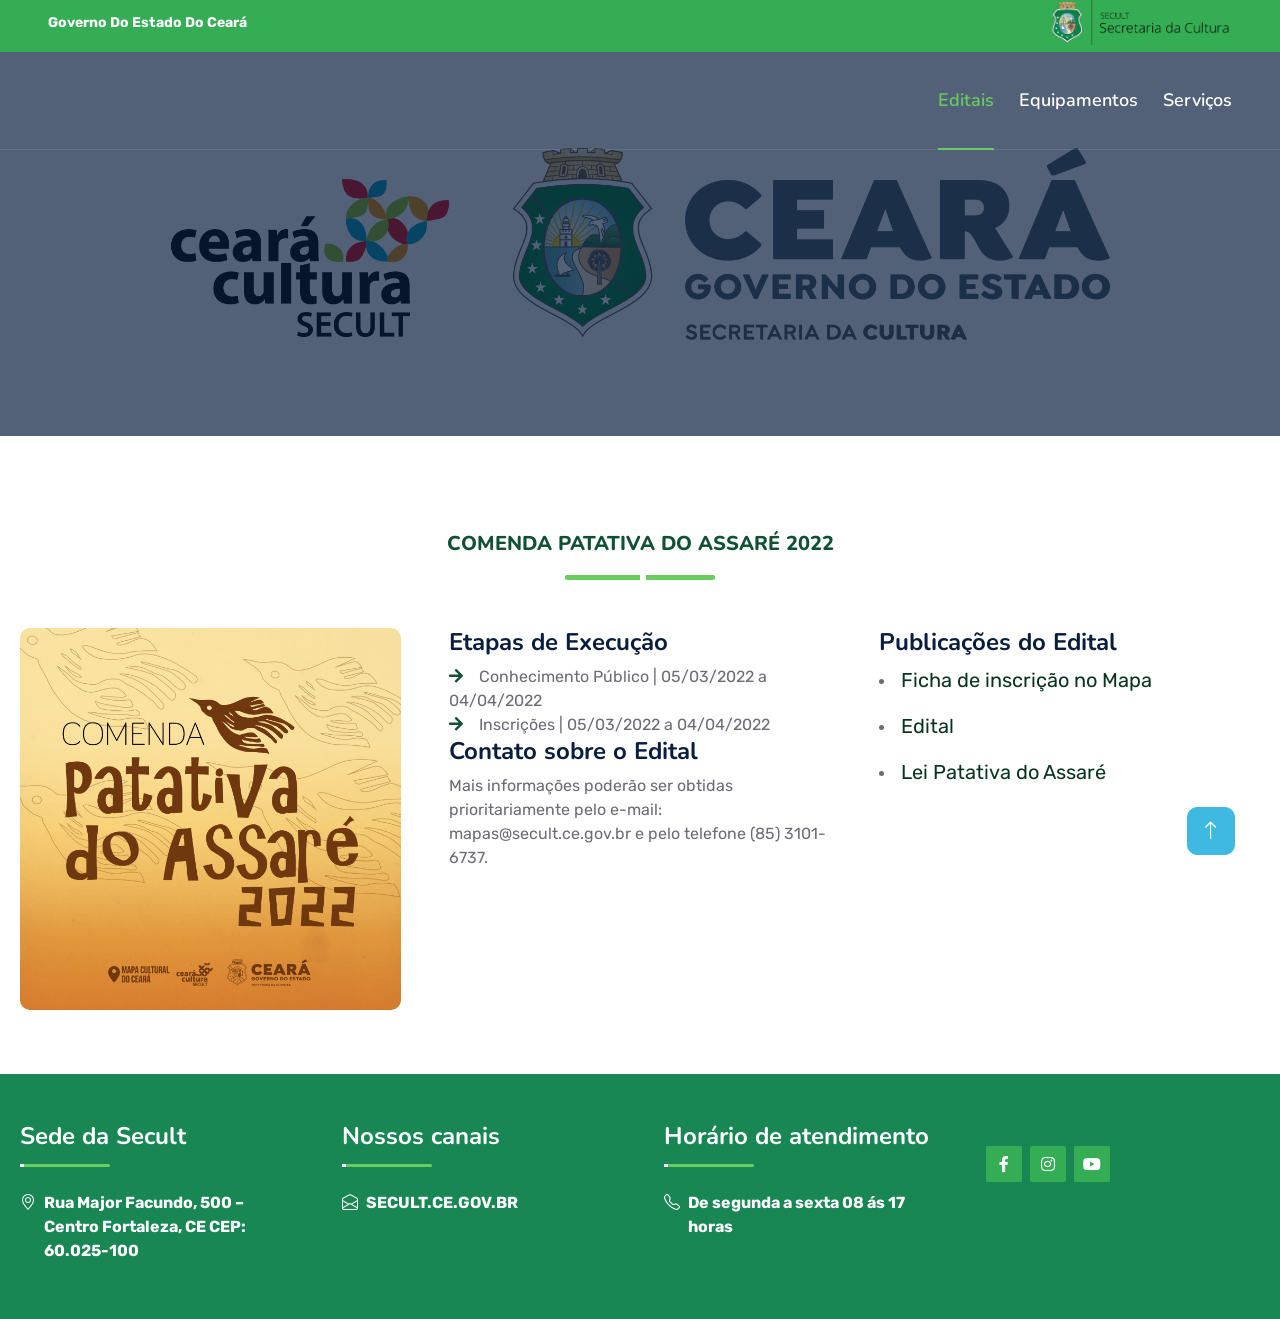
<file: edital-patativa-ce.html>
<!DOCTYPE html>
<html lang="en">

<head>
    <meta charset="utf-8">
    <title>Editais culturais</title>
    <meta content="width=device-width, initial-scale=1.0" name="viewport">
    <meta content="Governo Do Estado Do Ceará" name="keywords">
    <meta content="Governo Do Estado Do Ceará" name="description">

    <!-- Favicon -->
    <link href="img/favicon.ico" rel="icon">

    <!-- Google Web Fonts -->
    <link rel="preconnect" href="https://fonts.googleapis.com">
    <link rel="preconnect" href="https://fonts.gstatic.com" crossorigin>
    <link href="https://fonts.googleapis.com/css2?family=Nunito:wght@400;600;700;800&family=Rubik:wght@400;500;600;700&display=swap" rel="stylesheet">

    <!-- Icon Font Stylesheet -->
    <link href="https://cdnjs.cloudflare.com/ajax/libs/font-awesome/5.10.0/css/all.min.css" rel="stylesheet">
    <link href="https://cdn.jsdelivr.net/npm/bootstrap-icons@1.4.1/font/bootstrap-icons.css" rel="stylesheet">

    <!-- Libraries Stylesheet -->
    <link href="lib/owlcarousel/assets/owl.carousel.min.css" rel="stylesheet">
    <link href="lib/animate/animate.min.css" rel="stylesheet">

    <!-- Customized Bootstrap Stylesheet -->
    <link href="css/bootstrap.min.css" rel="stylesheet">

    <!-- Template Stylesheet -->
    <link href="css/style.css" rel="stylesheet">
</head>

<body>
     <!-- Spinner Start -->
     <div id="spinner" class="show bg-white position-fixed translate-middle w-100 vh-100 top-50 start-50 d-flex align-items-center justify-content-center">
        <div class="spinner"></div>
    </div>
    <!-- Spinner End -->


    <!-- Topbar Start -->
    <div class="container-fluid bg-secondary px-5 d-none d-lg-block">
        <div class="row gx-0">
            <div class="col-lg-8 text-center text-lg-start mb-2 mb-lg-0">
                <div class="d-inline-flex align-items-center" style="height: 45px;">
                    <small class="me-3 text-light"></i>Governo Do Estado Do Ceará</small>
                </div>
            </div>
            <div class="col-lg-4 text-center text-lg-end">
                <div class="d-inline-flex align-items-center" style="height: 45px;">

                    <img src="img/logo/secult-escura.png" width="180">
                </div>
            </div>
        </div>
    </div>
    <!-- Topbar End -->


    <!-- Navbar & Carousel Start -->
    <div class="container-fluid position-relative p-0">
        <nav class="navbar navbar-expand-lg navbar-dark px-5 py-3 py-lg-0">
            <button class="navbar-toggler" type="button" data-bs-toggle="collapse" data-bs-target="#navbarCollapse">
                <span class="fa fa-bars"></span>
            </button>
            <div class="collapse navbar-collapse" id="navbarCollapse">
                <div class="navbar-nav ms-auto py-0">
                    <a href="index.html" class="nav-item nav-link active">Editais</a>
                    <a href="equipamentos.html" class="nav-item nav-link">Equipamentos</a>
                    <a href="service.html" class="nav-item nav-link">Serviços</a>
                </div>
               
            </div>
        </nav>

        <div id="header-carousel" class="carousel slide carousel-fade" data-bs-ride="carousel">
            <div class="carousel-inner">
                <div class="carousel-item active">
                    <img class="w-100" src="img/logo/logoNova.png" alt="Image">
                    <div class="carousel-caption d-flex flex-column align-items-center justify-content-center">
                        <div class="p-3" style="max-width: 900px;">
                           <!-- <h5 class="text-white text-uppercase mb-3 animated slideInDown">Lançamentos</h5>
                            <h1 class="display-1 text-white mb-md-4 animated zoomIn">Editais culturais</h1>-->
                        </div>
                    </div>
                </div>
               
            </div>
           
        </div>
    </div>
    <!-- Topbar End -->



    <!-- Full Screen Search Start -->
    <div class="modal fade" id="searchModal" tabindex="-1">
        <div class="modal-dialog modal-fullscreen">
            <div class="modal-content" style="background: rgba(9, 30, 62, .7);">
                <div class="modal-header border-0">
                    <button type="button" class="btn bg-white btn-close" data-bs-dismiss="modal" aria-label="Close"></button>
                </div>
                <div class="modal-body d-flex align-items-center justify-content-center">
                    <div class="input-group" style="max-width: 600px;">
                        <input type="text" class="form-control bg-transparent border-primary p-3" placeholder="Type search keyword">
                        <button class="btn btn-primary px-4"><i class="bi bi-search"></i></button>
                    </div>
                </div>
            </div>
        </div>
    </div>
    <!-- Full Screen Search End -->

    <!-- Features Start -->
    <div class="container-fluid py-5 wow fadeInUp" data-wow-delay="0.1s">
        <div class="container py-5">
            <div class="section-title text-center position-relative pb-3 mb-5 mx-auto" style="max-width: 600px;">
                <h5 class="fw-bold text-primary text-uppercase">COMENDA PATATIVA DO ASSARÉ 2022 </h5>
            </div>
            <div class="row g-5">
                <div class="col-lg-4  wow zoomIn" data-wow-delay="0.9s" style="min-height: 350px;">
                    <div class="position-relative h-100">
                        <img class="position-absolute w-100 rounded wow zoomIn" data-wow-delay="0.1s" src="img/edital/edital-patativa.png" style="object-fit: cover;">
                    </div>
                </div>
                <div class="col-lg-4">
                    <div class="row g-5">
                        <div class="col-12 wow zoomIn" data-wow-delay="0.2s">
                            <h4>Etapas de Execução</h4>
                            <p class="mb-0"><i class="fa fa-arrow-right text-primary me-3"></i>Conhecimento Público | 05/03/2022 a 04/04/2022</p>
                            <p class="mb-0"><i class="fa fa-arrow-right text-primary me-3"></i>Inscrições | 05/03/2022 a 04/04/2022                            </p>
                        </div>
                       
                    </div>
                    <div class="col-lg-12 mb-20">
                        <h4>Contato sobre o Edital</h4>
                        <p class="mb-0">Mais informações poderão ser obtidas prioritariamente pelo e-mail:
                            mapas@secult.ce.gov.br e pelo telefone (85) 3101-6737.</p>
                    </div>
                </div>
                
                <div class="col-lg-4">
                    <div class="row g-5">
                        <div class="col-12 wow zoomIn" data-wow-delay="0.4s">
                            <h4>Publicações do Edital</h4>
                            <p class="mb-0"><li id="file-3625034" class="widget-list-item"><a title="Cadastrado em 07/02/2022 ás 23:07:14" href="https://mapacultural.secult.ce.gov.br/oportunidade/3692/"><span>Ficha de inscrição no Mapa</span></a></li></p>
                            <p class="mb-0"><li id="file-3625041" class="widget-list-item"><a title="Cadastrado em 07/02/2022 ás 23:36:50" href="https://mapacultural.secult.ce.gov.br/files/opportunity/3692/comenda_patativa_do_assare_2022.pdf"><span>Edital</span></a></li></p>
                            <p class="mb-0"><li id="file-3625038" class="widget-list-item"><a title="Cadastrado em 07/02/2022 ás 23:10:12" href="https://mapacultural.secult.ce.gov.br/files/opportunity/3692/lei_16.511_comenda_patativa_do_assare_.pdf"><span>Lei Patativa do Assaré</span></a></li></p>
                            </div>
                        
                    </div>
                </div>
               
            </div>
        </div>
    </div>




<!-- Footer Start -->
<div class="container-fluid bg-dark text-light mt-0 wow fadeInUp" data-wow-delay="0.1s">
    <div class="container">
        <div class="row gx-10 ">
            <div class="col-lg-12 col-md-6">
                <div class="row gx-5">
                    <div class="col-lg-3 col-md-12 pt-5 mb-5">
                        <div class="section-title section-title-sm position-relative pb-3 mb-4">
                            <h4 class="text-light mb-0">Sede da Secult</h4>
                        </div>
                        <div class="d-flex mb-2">
                            <i class="bi bi-geo-alt text-white  me-2"></i>
                            <p class="mb-0">
                                Rua Major Facundo, 500 – Centro
                                Fortaleza, CE
                                CEP: 60.025-100</p>
                        </div>
                        
                    </div>
                    <div class="col-lg-3 col-md-12 pt-0 pt-lg-5 mb-5">
                        <div class="section-title section-title-sm position-relative pb-3 mb-4">
                            <h4 class="text-light mb-0">Nossos canais</h4>
                        </div>
                        <div class="link-animated d-flex flex-column justify-content-start">
                            <div class="d-flex mb-2">
                                <i class="bi bi-envelope-open text-white me-2"></i>
                                <p class="mb-0">SECULT.CE.GOV.BR</p>
                            </div>
                        </div>
                    </div>
                
                    <div class="col-lg-3 col-md-12 pt-0 pt-lg-5 mb-5">
                        <div class="section-title section-title-sm position-relative pb-3 mb-4">
                            <h4 class="text-light mb-0">Horário de atendimento</h4>
                        </div>
                        <div class="link-animated d-flex flex-column justify-content-start">
                            <div class="d-flex mb-2">
                                <i class="bi bi-telephone text-white  me-2"></i>
                                <p class="mb-0">
                                    De segunda a sexta 08 ás 17 horas</p>
                            </div>
                        </div>
                    </div>
                       <div class="col-lg-3 col-md-12 pt-0 pt-lg-5 mb-5">
                        <div class="d-flex mt-4">
                            <a class="btn btn-secondary btn-square me-2" href="https://www.facebook.com/secultceara/"><i class="fab fa-facebook-f fw-normal"></i></a>
                            <a class="btn btn-secondary btn-square me-2" href="https://www.instagram.com/secultceara/" ><i class="fab fa-instagram fw-normal"></i></a>
                            <a class="btn btn-secondary btn-square" href="https://www.youtube.com/channel/UCVckZREupHqHkoS7MmxwH9w"><i class="fab fa-youtube fw-normal"></i></a>
                        </div>
                    </div>
                </div>
            </div>
        </div>
    </div>
</div>


    <!-- Back to Top -->
    <a href="#" class="btn btn-lg btn-primary btn-lg-square rounded back-to-top"><i class="bi bi-arrow-up"></i></a>


    <!-- JavaScript Libraries -->
    <script src="https://code.jquery.com/jquery-3.4.1.min.js"></script>
    <script src="https://cdn.jsdelivr.net/npm/bootstrap@5.0.0/dist/js/bootstrap.bundle.min.js"></script>
    <script src="lib/wow/wow.min.js"></script>
    <script src="lib/easing/easing.min.js"></script>
    <script src="lib/waypoints/waypoints.min.js"></script>
    <script src="lib/counterup/counterup.min.js"></script>
    <script src="lib/owlcarousel/owl.carousel.min.js"></script>

    <!-- Template Javascript -->
    <script src="js/main.js"></script>
</body>

</html>
</file>
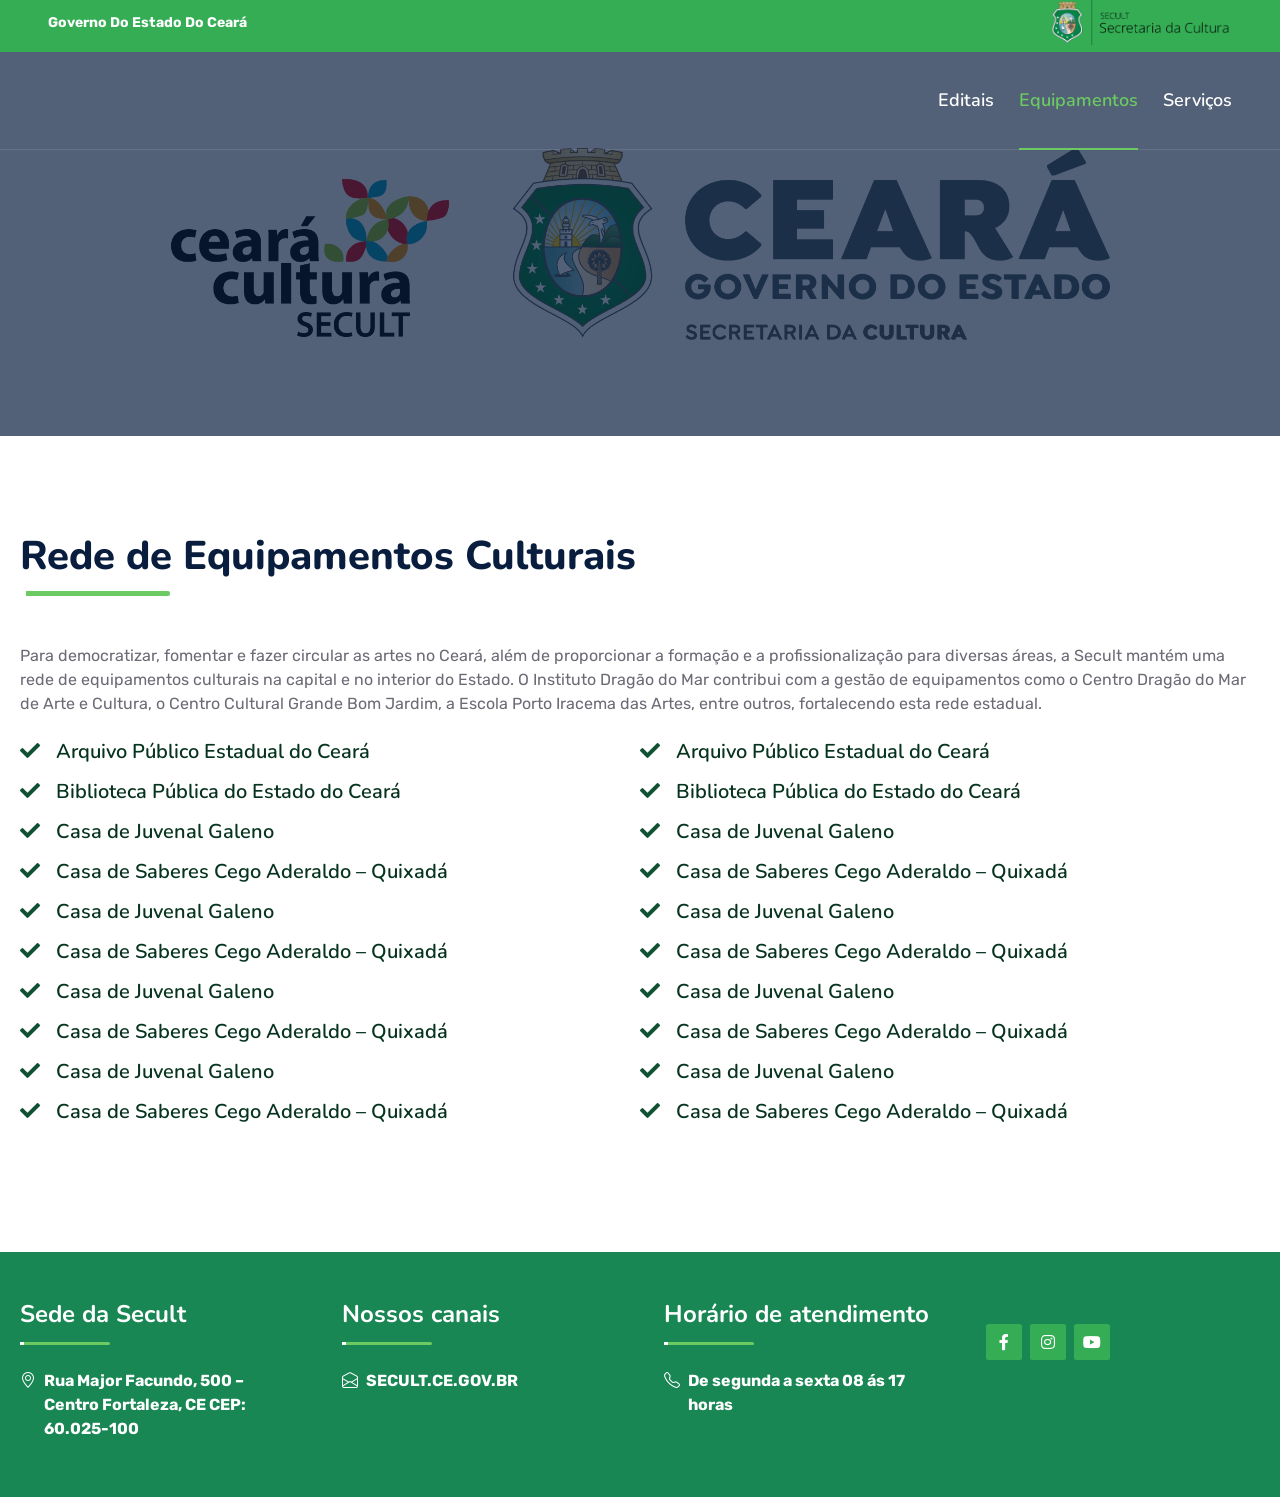
<file: equipamentos.html>
<!DOCTYPE html>
<html lang="en">

<head>
    <meta charset="utf-8">
    <title>Editais culturais</title>
    <meta content="width=device-width, initial-scale=1.0" name="viewport">
    <meta content="Governo Do Estado Do Ceará" name="keywords">
    <meta content="Governo Do Estado Do Ceará" name="description">

    <!-- Favicon -->
    <link href="img/favicon.ico" rel="icon">

    <!-- Google Web Fonts -->
    <link rel="preconnect" href="https://fonts.googleapis.com">
    <link rel="preconnect" href="https://fonts.gstatic.com" crossorigin>
    <link href="https://fonts.googleapis.com/css2?family=Nunito:wght@400;600;700;800&family=Rubik:wght@400;500;600;700&display=swap" rel="stylesheet">

    <!-- Icon Font Stylesheet -->
    <link href="https://cdnjs.cloudflare.com/ajax/libs/font-awesome/5.10.0/css/all.min.css" rel="stylesheet">
    <link href="https://cdn.jsdelivr.net/npm/bootstrap-icons@1.4.1/font/bootstrap-icons.css" rel="stylesheet">

    <!-- Libraries Stylesheet -->
    <link href="lib/owlcarousel/assets/owl.carousel.min.css" rel="stylesheet">
    <link href="lib/animate/animate.min.css" rel="stylesheet">

    <!-- Customized Bootstrap Stylesheet -->
    <link href="css/bootstrap.min.css" rel="stylesheet">

    <!-- Template Stylesheet -->
    <link href="css/style.css" rel="stylesheet">
</head>

<body>
    <!-- Spinner Start -->
    <div id="spinner" class="show bg-white position-fixed translate-middle w-100 vh-100 top-50 start-50 d-flex align-items-center justify-content-center">
        <div class="spinner"></div>
    </div>
    <!-- Spinner End -->

 <!-- Topbar Start -->
 <div class="container-fluid bg-secondary px-5 d-none d-lg-block">
    <div class="row gx-0">
        <div class="col-lg-8 text-center text-lg-start mb-2 mb-lg-0">
            <div class="d-inline-flex align-items-center" style="height: 45px;">
                <small class="me-3 text-light"></i>Governo Do Estado Do Ceará</small>
            </div>
        </div>
        <div class="col-lg-4 text-center text-lg-end">
            <div class="d-inline-flex align-items-center" style="height: 45px;">

                <img src="img/logo/secult-escura.png" width="180">
            </div>
        </div>
    </div>
</div>
<!-- Topbar End -->


<!-- Navbar & Carousel Start -->
<div class="container-fluid position-relative p-0">
    <nav class="navbar navbar-expand-lg navbar-dark px-5 py-3 py-lg-0">
        <button class="navbar-toggler" type="button" data-bs-toggle="collapse" data-bs-target="#navbarCollapse">
            <span class="fa fa-bars"></span>
        </button>
        <div class="collapse navbar-collapse" id="navbarCollapse">
            <div class="navbar-nav ms-auto py-0">
                <a href="index.html" class="nav-item nav-link ">Editais</a>
                <a href="equipamentos.html" class="nav-item nav-link active">Equipamentos</a>
                <a href="service.html" class="nav-item nav-link">Serviços</a>
            </div>
           
        </div>
    </nav>

    <div id="header-carousel" class="carousel slide carousel-fade" data-bs-ride="carousel">
        <div class="carousel-inner">
            <div class="carousel-item active">
                <img class="w-100" src="img/logo/logoNova.png" alt="Image">
                <div class="carousel-caption d-flex flex-column align-items-center justify-content-center">
                    <div class="p-3" style="max-width: 900px;">
                       <!-- <h5 class="text-white text-uppercase mb-3 animated slideInDown">Lançamentos</h5>
                        <h1 class="display-1 text-white mb-md-4 animated zoomIn">Editais culturais</h1>-->
                    </div>
                </div>
            </div>
           
        </div>
       
    </div>
</div>
    <!-- Navbar End -->


    <!-- About Start -->
    <div class="container-fluid py-5 wow fadeInUp" data-wow-delay="0.1s">
        <div class="container py-5">
            <div class="row g-5">
                <div class="col-lg-12">
                    <div class="section-title position-relative pb-3 mb-5">
                        <h1 class="mb-0">Rede de Equipamentos Culturais</h1>
                    </div>
                    <p class="mb-4">Para democratizar, fomentar e fazer circular as artes no Ceará, além de proporcionar a formação e a profissionalização para diversas áreas, a Secult mantém uma rede de equipamentos culturais na capital e no interior do Estado. O Instituto Dragão do Mar contribui com a gestão de equipamentos como o Centro Dragão do Mar de Arte e Cultura, o Centro Cultural Grande Bom Jardim, a Escola Porto Iracema das Artes, entre outros, fortalecendo esta rede estadual.

                    </p>
                    <div class="row g-0 mb-3">
                        <div class="col-sm-6 wow zoomIn" data-wow-delay="0.2s">
                            <h5 class="mb-3"><i class="fa fa-check text-primary me-3"></i><a href="https://mapacultural.secult.ce.gov.br/espaco/499/">Arquivo Público Estadual do Ceará </a></h5>
                            <h5 class="mb-3"><i class="fa fa-check text-primary me-3"></i><a href="https://mapacultural.secult.ce.gov.br/espaco/484/">Biblioteca Pública do Estado do Ceará </a></h5>
                            <h5 class="mb-3"><i class="fa fa-check text-primary me-3"></i><a href="https://mapacultural.secult.ce.gov.br/espaco/490/">Casa de Juvenal Galeno</a></h5>
                            <h5 class="mb-3"><i class="fa fa-check text-primary me-3"></i><a href="https://mapacultural.secult.ce.gov.br/espaco/891/">Casa de Saberes Cego Aderaldo – Quixadá</a></h5>
                            <h5 class="mb-3"><i class="fa fa-check text-primary me-3"></i><a href="https://mapacultural.secult.ce.gov.br/espaco/490/">Casa de Juvenal Galeno</a></h5>
                            <h5 class="mb-3"><i class="fa fa-check text-primary me-3"></i><a href="https://mapacultural.secult.ce.gov.br/espaco/891/">Casa de Saberes Cego Aderaldo – Quixadá</a></h5>
                            <h5 class="mb-3"><i class="fa fa-check text-primary me-3"></i><a href="https://mapacultural.secult.ce.gov.br/espaco/490/">Casa de Juvenal Galeno</a></h5>
                            <h5 class="mb-3"><i class="fa fa-check text-primary me-3"></i><a href="https://mapacultural.secult.ce.gov.br/espaco/891/">Casa de Saberes Cego Aderaldo – Quixadá</a></h5>
                            <h5 class="mb-3"><i class="fa fa-check text-primary me-3"></i><a href="https://mapacultural.secult.ce.gov.br/espaco/490/">Casa de Juvenal Galeno</a></h5>
                            <h5 class="mb-3"><i class="fa fa-check text-primary me-3"></i><a href="https://mapacultural.secult.ce.gov.br/espaco/891/">Casa de Saberes Cego Aderaldo – Quixadá</a></h5>
                        </div>
                        <div class="col-sm-6 wow zoomIn" data-wow-delay="0.2s">
                            <h5 class="mb-3"><i class="fa fa-check text-primary me-3"></i><a href="https://mapacultural.secult.ce.gov.br/espaco/499/">Arquivo Público Estadual do Ceará </a></h5>
                            <h5 class="mb-3"><i class="fa fa-check text-primary me-3"></i><a href="https://mapacultural.secult.ce.gov.br/espaco/484/">Biblioteca Pública do Estado do Ceará </a></h5>
                            <h5 class="mb-3"><i class="fa fa-check text-primary me-3"></i><a href="https://mapacultural.secult.ce.gov.br/espaco/490/">Casa de Juvenal Galeno</a></h5>
                            <h5 class="mb-3"><i class="fa fa-check text-primary me-3"></i><a href="https://mapacultural.secult.ce.gov.br/espaco/891/">Casa de Saberes Cego Aderaldo – Quixadá</a></h5>
                            <h5 class="mb-3"><i class="fa fa-check text-primary me-3"></i><a href="https://mapacultural.secult.ce.gov.br/espaco/490/">Casa de Juvenal Galeno</a></h5>
                            <h5 class="mb-3"><i class="fa fa-check text-primary me-3"></i><a href="https://mapacultural.secult.ce.gov.br/espaco/891/">Casa de Saberes Cego Aderaldo – Quixadá</a></h5>
                            <h5 class="mb-3"><i class="fa fa-check text-primary me-3"></i><a href="https://mapacultural.secult.ce.gov.br/espaco/490/">Casa de Juvenal Galeno</a></h5>
                            <h5 class="mb-3"><i class="fa fa-check text-primary me-3"></i><a href="https://mapacultural.secult.ce.gov.br/espaco/891/">Casa de Saberes Cego Aderaldo – Quixadá</a></h5>
                            <h5 class="mb-3"><i class="fa fa-check text-primary me-3"></i><a href="https://mapacultural.secult.ce.gov.br/espaco/490/">Casa de Juvenal Galeno</a></h5>
                            <h5 class="mb-3"><i class="fa fa-check text-primary me-3"></i><a href="https://mapacultural.secult.ce.gov.br/espaco/891/">Casa de Saberes Cego Aderaldo – Quixadá</a></h5>
                        </div>
                    </div>
                </div>
            </div>           
        </div>
    </div>
    <!-- About End -->


    
    <!-- Vendor Start -->
  



    <!-- Footer Start -->
    <div class="container-fluid bg-dark text-light mt-0 wow fadeInUp" data-wow-delay="0.1s">
        <div class="container">
            <div class="row gx-10 ">
                <div class="col-lg-12 col-md-6">
                    <div class="row gx-5">
                        <div class="col-lg-3 col-md-12 pt-5 mb-5">
                            <div class="section-title section-title-sm position-relative pb-3 mb-4">
                                <h4 class="text-light mb-0">Sede da Secult</h4>
                            </div>
                            <div class="d-flex mb-2">
                                <i class="bi bi-geo-alt text-white  me-2"></i>
                                <p class="mb-0">
                                    Rua Major Facundo, 500 – Centro
                                    Fortaleza, CE
                                    CEP: 60.025-100</p>
                            </div>
                            
                        </div>
                        <div class="col-lg-3 col-md-12 pt-0 pt-lg-5 mb-5">
                            <div class="section-title section-title-sm position-relative pb-3 mb-4">
                                <h4 class="text-light mb-0">Nossos canais</h4>
                            </div>
                            <div class="link-animated d-flex flex-column justify-content-start">
                                <div class="d-flex mb-2">
                                    <i class="bi bi-envelope-open text-white me-2"></i>
                                    <p class="mb-0">SECULT.CE.GOV.BR</p>
                                </div>
                            </div>
                        </div>
                    
                        <div class="col-lg-3 col-md-12 pt-0 pt-lg-5 mb-5">
                            <div class="section-title section-title-sm position-relative pb-3 mb-4">
                                <h4 class="text-light mb-0">Horário de atendimento</h4>
                            </div>
                            <div class="link-animated d-flex flex-column justify-content-start">
                                <div class="d-flex mb-2">
                                    <i class="bi bi-telephone text-white  me-2"></i>
                                    <p class="mb-0">
                                        De segunda a sexta 08 ás 17 horas</p>
                                </div>
                            </div>
                        </div>
                           <div class="col-lg-3 col-md-12 pt-0 pt-lg-5 mb-5">
                            <div class="d-flex mt-4">
                                <a class="btn btn-secondary btn-square me-2" href="https://www.facebook.com/secultceara/"><i class="fab fa-facebook-f fw-normal"></i></a>
                                <a class="btn btn-secondary btn-square me-2" href="https://www.instagram.com/secultceara/" ><i class="fab fa-instagram fw-normal"></i></a>
                                <a class="btn btn-secondary btn-square" href="https://www.youtube.com/channel/UCVckZREupHqHkoS7MmxwH9w"><i class="fab fa-youtube fw-normal"></i></a>
                            </div>
                        </div>
                    </div>
                </div>
            </div>
        </div>
    </div>


    <!-- JavaScript Libraries -->
    <script src="https://code.jquery.com/jquery-3.4.1.min.js"></script>
    <script src="https://cdn.jsdelivr.net/npm/bootstrap@5.0.0/dist/js/bootstrap.bundle.min.js"></script>
    <script src="lib/wow/wow.min.js"></script>
    <script src="lib/easing/easing.min.js"></script>
    <script src="lib/waypoints/waypoints.min.js"></script>
    <script src="lib/counterup/counterup.min.js"></script>
    <script src="lib/owlcarousel/owl.carousel.min.js"></script>

    <!-- Template Javascript -->
    <script src="js/main.js"></script>
</body>

</html>
</file>
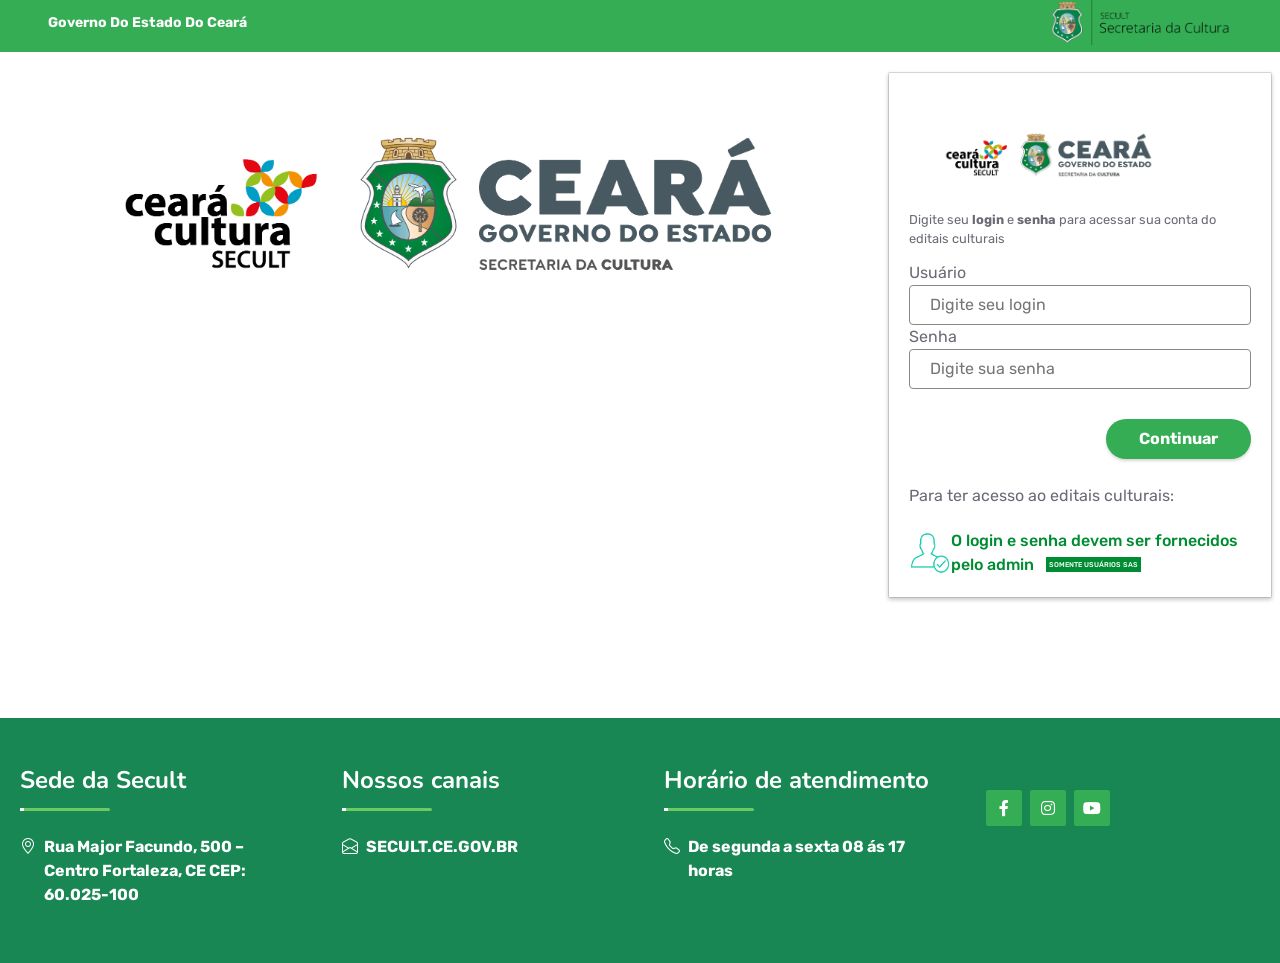
<file: login.html>
<!DOCTYPE html>
<html lang="pt-br">

<head>
    <meta charset="utf-8">
    <title>Editais culturais</title>
    <meta content="width=device-width, initial-scale=1.0" name="viewport">
    <meta content="Governo Do Estado Do Ceará" name="keywords">
    <meta content="Governo Do Estado Do Ceará" name="description">

    <!-- Favicon -->
    <link href="img/favicon.ico" rel="icon">

    <!-- Google Web Fonts -->
    <link rel="preconnect" href="https://fonts.googleapis.com">
    <link rel="preconnect" href="https://fonts.gstatic.com" crossorigin>
    <link href="https://fonts.googleapis.com/css2?family=Nunito:wght@400;600;700;800&family=Rubik:wght@400;500;600;700&display=swap" rel="stylesheet">

    <!-- Icon Font Stylesheet -->
    <link href="https://cdnjs.cloudflare.com/ajax/libs/font-awesome/5.10.0/css/all.min.css" rel="stylesheet">
    <link href="https://cdn.jsdelivr.net/npm/bootstrap-icons@1.4.1/font/bootstrap-icons.css" rel="stylesheet">

    <!-- Libraries Stylesheet -->
    <link href="lib/owlcarousel/assets/owl.carousel.min.css" rel="stylesheet">
    <link href="lib/animate/animate.min.css" rel="stylesheet">

    <!-- Customized Bootstrap Stylesheet -->
    <link href="css/bootstrap.min.css" rel="stylesheet">

    <!-- Template Stylesheet -->
    <link href="css/style.css" rel="stylesheet">

    <link rel="shortcut icon" type="imagex/png" href="img/logo/iconCe.ico">
</head>

<body>


    <!-- Topbar Start -->
    <div class="container-fluid bg-secondary px-5 d-none d-lg-block">
        <div class="row gx-0">
            <div class="col-lg-8 text-center text-lg-start mb-2 mb-lg-0">
                <div class="d-inline-flex align-items-center" style="height: 45px;">
                    <small class="me-3 text-light"></i>Governo Do Estado Do Ceará</small>
                </div>
            </div>
            <div class="col-lg-4 text-center text-lg-end">
                <div class="d-inline-flex align-items-center" style="height: 45px;">

                    <img src="img/logo/secult-escura.png" width="180">
                </div>
            </div>
        </div>
    </div>
    <!-- Topbar End -->


   


    <div class="container">
        <aside id="aside-signin">
            <img id="identidade-govbr" src="img/logo/logoNova.png" alt="Logomarca GovBR" />
        </aside>
        <main id="main-signin">
            <form method="post" id="loginData" autocomplete="off" novalidate>
                <div class="card" id="login-cpf">
                    <input type="hidden" name="_csrf" value="f7f883c2-2550-4385-acaa-7d6f8c67f646" />
                    
                    <div class="item-login-signup-ways" onclick="accordion('accordion-panel-id')">
                        <img src="img/logo/logoNova.png"><br>
                    
                    </div>
                    <div class="accordion-panel" id="accordion-panel-id">
                        <p>Digite seu <strong>login</strong> e <strong>senha</strong> para acessar sua conta do editais culturais</p>
                        <label for="cpf">Usuário</label>
                        <input id="accountId" name="accountId" autocomplete="new-password" tabindex="1" type="tel" value="" placeholder="Digite seu login" aria-invalid="false">
                        <label for="cpf">Senha</label>
                        <input id="accountId" name="accountId" autocomplete="new-password" tabindex="1" type="password" value="" placeholder="Digite sua senha" aria-invalid="false">
                        <div class="button-panel" id="login-button-panel">
                            <button name="action" value="enterAccountId" class="button-continuar" type="submit" tabindex="2">Continuar</button>
                        </div>
                    </div>
                    <label id="title-outras-op">Para ter acesso ao editais culturais:</label>
                    <hr id="hr-outras-op" style="margin: 0 0 0">
        
                    <div class="item-login-signup-ways">
                        <img src="img/logo/acesso.png" onclick="showModal('modal-bancos-credenciados')" width="42em" />
                        <!-- Para voltar a cor normal, basta apagar o style do link e remover o 'green' do nome da imagem acima. -->
                        <a tabindex="5" href="#" onclick="showModal('modal-bancos-credenciados')" style="color:#008C32">O login e senha devem ser fornecidos pelo admin
                            <span style="font-size: 7px; background-color: #008C32; color: white; padding: 3px; top: -3px; position: relative; margin-left: 8px;">SOMENTE USUÁRIOS SAS</span>
                        </a>
                    </div>
                </div>
            </form>
        </main>
    </div>
  
<br> <br><br>

   
    <!-- Footer Start -->
    <div class="container-fluid bg-dark text-light mt-5 wow fadeInUp" data-wow-delay="0.1s">
        <div class="container">
            <div class="row gx-10 ">
                <div class="col-lg-12 col-md-6">
                    <div class="row gx-5">
                        <div class="col-lg-3 col-md-12 pt-5 mb-5">
                            <div class="section-title section-title-sm position-relative pb-3 mb-4">
                                <h4 class="text-light mb-0">Sede da Secult</h4>
                            </div>
                            <div class="d-flex mb-2">
                                <i class="bi bi-geo-alt text-white  me-2"></i>
                                <p class="mb-0">
                                    Rua Major Facundo, 500 – Centro
                                    Fortaleza, CE
                                    CEP: 60.025-100</p>
                            </div>
                            
                        </div>
                        <div class="col-lg-3 col-md-12 pt-0 pt-lg-5 mb-5">
                            <div class="section-title section-title-sm position-relative pb-3 mb-4">
                                <h4 class="text-light mb-0">Nossos canais</h4>
                            </div>
                            <div class="link-animated d-flex flex-column justify-content-start">
                                <div class="d-flex mb-2">
                                    <i class="bi bi-envelope-open text-white me-2"></i>
                                    <p class="mb-0">SECULT.CE.GOV.BR</p>
                                </div>
                            </div>
                        </div>
                    
                        <div class="col-lg-3 col-md-12 pt-0 pt-lg-5 mb-5">
                            <div class="section-title section-title-sm position-relative pb-3 mb-4">
                                <h4 class="text-light mb-0">Horário de atendimento</h4>
                            </div>
                            <div class="link-animated d-flex flex-column justify-content-start">
                                <div class="d-flex mb-2">
                                    <i class="bi bi-telephone text-white  me-2"></i>
                                    <p class="mb-0">
                                        De segunda a sexta 08 ás 17 horas</p>
                                </div>
                            </div>
                        </div>
                           <div class="col-lg-3 col-md-12 pt-0 pt-lg-5 mb-5">
                            <div class="d-flex mt-4">
                                <a class="btn btn-secondary btn-square me-2" href="https://www.facebook.com/secultceara/"><i class="fab fa-facebook-f fw-normal"></i></a>
                                <a class="btn btn-secondary btn-square me-2" href="https://www.instagram.com/secultceara/" ><i class="fab fa-instagram fw-normal"></i></a>
                                <a class="btn btn-secondary btn-square" href="https://www.youtube.com/channel/UCVckZREupHqHkoS7MmxwH9w"><i class="fab fa-youtube fw-normal"></i></a>
                            </div>
                        </div>
                    </div>
                </div>
            </div>
        </div>
    </div>
    <!-- Footer End -->

    <!-- Back to Top -->
    <a href="#" class="btn btn-lg btn-secondary btn-lg-square rounded back-to-top"><i class="bi bi-arrow-up"></i></a>


    <!-- JavaScript Libraries -->
    <script src="https://code.jquery.com/jquery-3.4.1.min.js"></script>
    <script src="https://cdn.jsdelivr.net/npm/bootstrap@5.0.0/dist/js/bootstrap.bundle.min.js"></script>
    <script src="lib/wow/wow.min.js"></script>
    <script src="lib/easing/easing.min.js"></script>
    <script src="lib/waypoints/waypoints.min.js"></script>
    <script src="lib/counterup/counterup.min.js"></script>
    <script src="lib/owlcarousel/owl.carousel.min.js"></script>

    <!-- Template Javascript -->
    <script src="js/main.js"></script>
</body>

</html>
</file>
<file: css/style.css>
/********** Template CSS **********/
:root {
    --primary: #6bca62;
    --secondary: #34AD54;
    --light: #EEF9FF;
    --dark: #091E3E;
    --dark2: #e70aa5;
}


/*** Spinner ***/
.spinner {
    width: 40px;
    height: 40px;
    background: var(--primary);
    margin: 100px auto;
    -webkit-animation: sk-rotateplane 1.2s infinite ease-in-out;
    animation: sk-rotateplane 1.2s infinite ease-in-out;
}

@-webkit-keyframes sk-rotateplane {
    0% {
        -webkit-transform: perspective(120px)
    }
    50% {
        -webkit-transform: perspective(120px) rotateY(180deg)
    }
    100% {
        -webkit-transform: perspective(120px) rotateY(180deg) rotateX(180deg)
    }
}

@keyframes sk-rotateplane {
    0% {
        transform: perspective(120px) rotateX(0deg) rotateY(0deg);
        -webkit-transform: perspective(120px) rotateX(0deg) rotateY(0deg)
    }
    50% {
        transform: perspective(120px) rotateX(-180.1deg) rotateY(0deg);
        -webkit-transform: perspective(120px) rotateX(-180.1deg) rotateY(0deg)
    }
    100% {
        transform: perspective(120px) rotateX(-180deg) rotateY(-179.9deg);
        -webkit-transform: perspective(120px) rotateX(-180deg) rotateY(-179.9deg);
    }
}

#spinner {
    opacity: 0;
    visibility: hidden;
    transition: opacity .5s ease-out, visibility 0s linear .5s;
    z-index: 99999;
}

#spinner.show {
    transition: opacity .5s ease-out, visibility 0s linear 0s;
    visibility: visible;
    opacity: 1;
}


/*** Heading ***/
h1,
h2,
.fw-bold {
    font-weight: 800 !important;
}

h3,
h4,
.fw-semi-bold {
    font-weight: 700 !important;
}

h5,
h6,
.fw-medium {
    font-weight: 600 !important;
}


/*** Button ***/
.btn {
    font-family: 'Nunito', sans-serif;
    font-weight: 600;
    transition: .5s;
}

.btn-primary,
.btn-secondary {
    color: #FFFFFF;
    box-shadow: inset 0 0 0 50px transparent;
}

.btn-primary:hover {
    box-shadow: inset 0 0 0 0 var(--primary);
}

.btn-secondary:hover {
    box-shadow: inset 0 0 0 0 var(--secondary);
}

.btn-square {
    width: 36px;
    height: 36px;
}

.btn-sm-square {
    width: 30px;
    height: 30px;
}

.btn-lg-square {
    width: 48px;
    height: 48px;
}

.btn-square,
.btn-sm-square,
.btn-lg-square {
    padding-left: 0;
    padding-right: 0;
    text-align: center;
}


/*** Navbar ***/
.navbar-dark .navbar-nav .nav-link {
    font-family: 'Nunito', sans-serif;
    position: relative;
    margin-left: 25px;
    padding: 35px 0;
    color: #ffffff;
    font-size: 18px;
    font-weight: 600;
    outline: none;
    transition: .5s;
}

.sticky-top.navbar-dark .navbar-nav .nav-link {
    padding: 20px 0;
    color: var(--dark);
}

.navbar-dark .navbar-nav .nav-link:hover,
.navbar-dark .navbar-nav .nav-link.active {
    color: var(--primary);
}

.navbar-dark .navbar-brand h1 {
    color: #FFFFFF;
}

.navbar-dark .navbar-toggler {
    color: var(--primary) !important;
    border-color: var(--primary) !important;
}

@media (max-width: 991.98px) {
    .sticky-top.navbar-dark {
        position: relative;
        background: #FFFFFF;
    }

    .navbar-dark .navbar-nav .nav-link,
    .navbar-dark .navbar-nav .nav-link.show,
    .sticky-top.navbar-dark .navbar-nav .nav-link {
        padding: 10px 0;
        color: var(--dark);
    }

    .navbar-dark .navbar-brand h1 {
        color: var(--primary);
    }
}

@media (min-width: 992px) {
    .navbar-dark {
        position: absolute;
        width: 100%;
        top: 0;
        left: 0;
        border-bottom: 1px solid rgba(256, 256, 256, .1);
        z-index: 999;
    }
    
    .sticky-top.navbar-dark {
        position: fixed;
        background: #FFFFFF;
    }

    .navbar-dark .navbar-nav .nav-link::before {
        position: absolute;
        content: "";
        width: 0;
        height: 2px;
        bottom: -1px;
        left: 50%;
        background: var(--primary);
        transition: .5s;
    }

    .navbar-dark .navbar-nav .nav-link:hover::before,
    .navbar-dark .navbar-nav .nav-link.active::before {
        width: 100%;
        left: 0;
    }

    .navbar-dark .navbar-nav .nav-link.nav-contact::before {
        display: none;
    }

    .sticky-top.navbar-dark .navbar-brand h1 {
        color: var(--primary);
    }
}


/*** Carousel ***/
.carousel-caption {
    top: 0;
    left: 0;
    right: 0;
    bottom: 0;
    background: rgba(9, 30, 62, .7);
    z-index: 1;
}

@media (max-width: 576px) {
    .carousel-caption h5 {
        font-size: 14px;
        font-weight: 500 !important;
    }

    .carousel-caption h1 {
        font-size: 30px;
        font-weight: 600 !important;
    }
}

.carousel-control-prev,
.carousel-control-next {
    width: 10%;
}

.carousel-control-prev-icon,
.carousel-control-next-icon {
    width: 3rem;
    height: 3rem;
}


/*** Section Title ***/
.section-title::before {
    position: absolute;
    content: "";
    width: 150px;
    height: 5px;
    left: 0;
    bottom: 0;
    background: var(--primary);
    border-radius: 2px;
}

.section-title.text-center::before {
    left: 50%;
    margin-left: -75px;
}

.section-title.section-title-sm::before {
    width: 90px;
    height: 3px;
}

.section-title::after {
    position: absolute;
    content: "";
    width: 6px;
    height: 5px;
    bottom: 0px;
    background: #FFFFFF;
    -webkit-animation: section-title-run 5s infinite linear;
    animation: section-title-run 5s infinite linear;
}

.section-title.section-title-sm::after {
    width: 4px;
    height: 3px;
}

.section-title.text-center::after {
    -webkit-animation: section-title-run-center 5s infinite linear;
    animation: section-title-run-center 5s infinite linear;
}

.section-title.section-title-sm::after {
    -webkit-animation: section-title-run-sm 5s infinite linear;
    animation: section-title-run-sm 5s infinite linear;
}

@-webkit-keyframes section-title-run {
    0% {left: 0; } 50% { left : 145px; } 100% { left: 0; }
}

@-webkit-keyframes section-title-run-center {
    0% { left: 50%; margin-left: -75px; } 50% { left : 50%; margin-left: 45px; } 100% { left: 50%; margin-left: -75px; }
}

@-webkit-keyframes section-title-run-sm {
    0% {left: 0; } 50% { left : 85px; } 100% { left: 0; }
}


/*** Service ***/
.service-item {
    position: relative;
    height: 300px;
    padding: 0 30px;
    transition: .5s;
}

.service-item .service-icon {
    margin-bottom: 30px;
    width: 60px;
    height: 60px;
    display: flex;
    align-items: center;
    justify-content: center;
    background: var(--primary);
    border-radius: 2px;
    transform: rotate(-45deg);
}

.service-item .service-icon i {
    transform: rotate(45deg);
}

.service-item a.btn {
    position: absolute;
    width: 60px;
    bottom: -48px;
    left: 50%;
    margin-left: -30px;
    opacity: 0;
}

.service-item:hover a.btn {
    bottom: -24px;
    opacity: 1;
}


/*** Testimonial ***/
.testimonial-carousel .owl-dots {
    margin-top: 15px;
    display: flex;
    align-items: flex-end;
    justify-content: center;
}

.testimonial-carousel .owl-dot {
    position: relative;
    display: inline-block;
    margin: 0 5px;
    width: 15px;
    height: 15px;
    background: #DDDDDD;
    border-radius: 2px;
    transition: .5s;
}

.testimonial-carousel .owl-dot.active {
    width: 30px;
    background: var(--primary);
}

.testimonial-carousel .owl-item.center {
    position: relative;
    z-index: 1;
}

.testimonial-carousel .owl-item .testimonial-item {
    transition: .5s;
}

.testimonial-carousel .owl-item.center .testimonial-item {
    background: #FFFFFF !important;
    box-shadow: 0 0 30px #DDDDDD;
}


/*** Team ***/
.team-item {
    transition: .5s;
}

.team-social {
    position: absolute;
    width: 100%;
    height: 100%;
    top: 0;
    left: 0;
    display: flex;
    align-items: center;
    justify-content: center;
    transition: .5s;
}

.team-social a.btn {
    position: relative;
    margin: 0 3px;
    margin-top: 100px;
    opacity: 0;
}

.team-item:hover {
    box-shadow: 0 0 30px #DDDDDD;
}

.team-item:hover .team-social {
    background: rgba(9, 30, 62, .7);
}

.team-item:hover .team-social a.btn:first-child {
    opacity: 1;
    margin-top: 0;
    transition: .3s 0s;
}

.team-item:hover .team-social a.btn:nth-child(2) {
    opacity: 1;
    margin-top: 0;
    transition: .3s .05s;
}

.team-item:hover .team-social a.btn:nth-child(3) {
    opacity: 1;
    margin-top: 0;
    transition: .3s .1s;
}

.team-item:hover .team-social a.btn:nth-child(4) {
    opacity: 1;
    margin-top: 0;
    transition: .3s .15s;
}

.team-item .team-img img,
.blog-item .blog-img img  {
    transition: .5s;
}

.team-item:hover .team-img img,
.blog-item:hover .blog-img img {
    transform: scale(1.15);
}


/*** Miscellaneous ***/
@media (min-width: 991.98px) {
    .facts {
        position: relative;
        margin-top: -75px;
        z-index: 1;
    }
}

.back-to-top {
    position: fixed;
    display: none;
    right: 45px;
    bottom: 45px;
    z-index: 99;
}

.bg-header {
    background: linear-gradient(rgba(9, 30, 62, .7), rgba(9, 30, 62, .7)), url(../img/carousel-1.jpg) center center no-repeat;
    background-size: cover;
}

.link-animated a {
    transition: .5s;
}

.link-animated a:hover {
    padding-left: 10px;
}

@media (min-width: 767.98px) {
    .footer-about {
        margin-bottom: -75px;
    }
}

/*configurações para painel de login*/

input,
select {
  width: 100%;
  height: 40px;
  padding: 0 20px 0 20px;
  background: #FFFFFF 0 0 no-repeat padding-box;
  border: 1px solid #888888;
  border-radius: 4px;
  font-size: 1em;
}

select {
  width: auto;
}

.container {
  display: -webkit-box;   /* OLD - iOS 6-, Safari 3.1-6, BB7 */
  display: -ms-flexbox;  /* TWEENER - IE 10 */
  display: -webkit-flex; /* NEW - Safari 6.1+. iOS 7.1+, BB10 */
  display: flex;         /* NEW, Spec - Firefox, Chrome, Opera */
  flex-wrap: wrap;
  margin-right: auto;
  margin-left: auto;
  max-width: 1440px;
  width: 100%;
  padding-right: 8px;
  padding-left: 8px;

}

aside {
  display: -webkit-box;   /* OLD - iOS 6-, Safari 3.1-6, BB7 */
  display: -ms-flexbox;  /* TWEENER - IE 10 */
  display: -webkit-flex; /* NEW - Safari 6.1+. iOS 7.1+, BB10 */
  display: flex;         /* NEW, Spec - Firefox, Chrome, Opera */
  flex: 1 0 50%;
  flex-direction: column;
}

header img {
  width: 100px;
  margin: 10px;
}

.card {
  display: -webkit-box;   /* OLD - iOS 6-, Safari 3.1-6, BB7 */
  display: -ms-flexbox;  /* TWEENER - IE 10 */
  display: -webkit-flex; /* NEW - Safari 6.1+. iOS 7.1+, BB10 */
  display: flex;         /* NEW, Spec - Firefox, Chrome, Opera */
  flex-direction: column;
  align-items: center;
  background: #ffffff 0 0 no-repeat padding-box;
  box-shadow: 0 2px 4px #00000033;
  padding: 20px;
  margin: 20px auto auto auto;
}

.card span {
  flex: 1 0 60%;
}

.card img {
  /*flex: 1 0 20%;*/
  max-height: 211px;
  max-width: 279px;
}

.card a {
  flex: 1 1 100%;
  font-size: 1em;
  font-weight: 500;
}

main h5 i {
  margin: 0 10px 0 20px;
}

button {
  border: none;
  box-shadow: 0 2px 3px #00000029;
  border-radius: 24px;
  font-size: 1em;
  font-weight: bold;
  color: #ffffff;
  cursor: pointer;
}

main .button-panel {
  display: -webkit-box;   /* OLD - iOS 6-, Safari 3.1-6, BB7 */
  display: -ms-flexbox;  /* TWEENER - IE 10 */
  display: -webkit-flex; /* NEW - Safari 6.1+. iOS 7.1+, BB10 */
  display: flex;         /* NEW, Spec - Firefox, Chrome, Opera */
  flex-direction: row;
  justify-content: space-evenly;
  width: 100%;
  margin: 30px 0 25px 0;
}


.button-cancel,
.button-cancel-tertiary,
.button-ok,
.button-continuar {
  width: 145px;
  height: 40px;
}

.button-ok,
.button-continuar {
  background: #34AD54 0 0 no-repeat padding-box;
}

.button-cancel {
  background: #FFFFFF 0 0 no-repeat padding-box;
  color: #1351B4 !important;
  border: 1px solid #1351B4 !important;
}

.button-cancel-tertiary {
  background: #FFFFFF 0 0 no-repeat padding-box;
  color: #1351B4 !important;
  border: none;
  box-shadow: none;
}

.title-panel {
  display: -webkit-box;   /* OLD - iOS 6-, Safari 3.1-6, BB7 */
  display: -ms-flexbox;  /* TWEENER - IE 10 */
  display: -webkit-flex; /* NEW - Safari 6.1+. iOS 7.1+, BB10 */
  display: flex;         /* NEW, Spec - Firefox, Chrome, Opera */
  flex-direction: column;
  align-items: center;
  width: 100%;
}

.input-panel {
  display: -webkit-box;   /* OLD - iOS 6-, Safari 3.1-6, BB7 */
  display: -ms-flexbox;  /* TWEENER - IE 10 */
  display: -webkit-flex; /* NEW - Safari 6.1+. iOS 7.1+, BB10 */
  display: flex;         /* NEW, Spec - Firefox, Chrome, Opera */
  flex-direction: row;
  justify-content: flex-start;
  align-items: center;
  width: 100%;
}

.item-login-signup-ways {
  display: -webkit-box;   /* OLD - iOS 6-, Safari 3.1-6, BB7 */
  display: -ms-flexbox;  /* TWEENER - IE 10 */
  display: -webkit-flex; /* NEW - Safari 6.1+. iOS 7.1+, BB10 */
  display: flex;         /* NEW, Spec - Firefox, Chrome, Opera */
  align-items: center;
  margin: 20px 0 0 0;
  cursor: pointer;
}

#login-cadastro,
#login-password-info {
  box-shadow: none;
  max-width: 430px;
  max-height: 553px;
}

#login-cpf,
#login-password {
  align-items: flex-start;
  max-width: 384px;
  min-height: 393px;
}

#login-password {
  min-height: auto;
}

#login-cpf p,
.modal-content p {
  margin-top: 1em;
  margin-bottom: 1em;
  font-size: 0.8rem;
}

#btn-create-account-a {
  display: block;
}

#btn-create-account-b {
  display: none;
}

#login-button-panel {
  justify-content: flex-end;
}

#two-factor {
  align-items: flex-start;
  width: 384px;
  min-height: 270px;
}

#resendTwoFactorMsg {
  margin-top: 1.1em;
}

#resendLink {
  cursor: pointer;
  color: blue;
}

#identidade-govbr {
  margin-top: 20px;
  width: 100%;
}

@media (max-width: 764px) {
  #acessibilidade a, #acessibilidade span {
    margin: 0 10px 0 0;
  }
  #acessibilidade span a span {
    display: none;
  }
}

@media (max-width: 800px) {
  body {
    font-size: 0.8rem;
  }
  .container {
    flex-direction: column-reverse;
  }
  main {
    flex: 0 0 100%;
  }
  footer {
    display: none;
  }
  [vw] [vw-access-button] .access-button {
    display: none;
  }
  .card {
    padding: 10px;
  }
  #login-button-panel {
    justify-content: space-evenly;
  }
}
</file>
